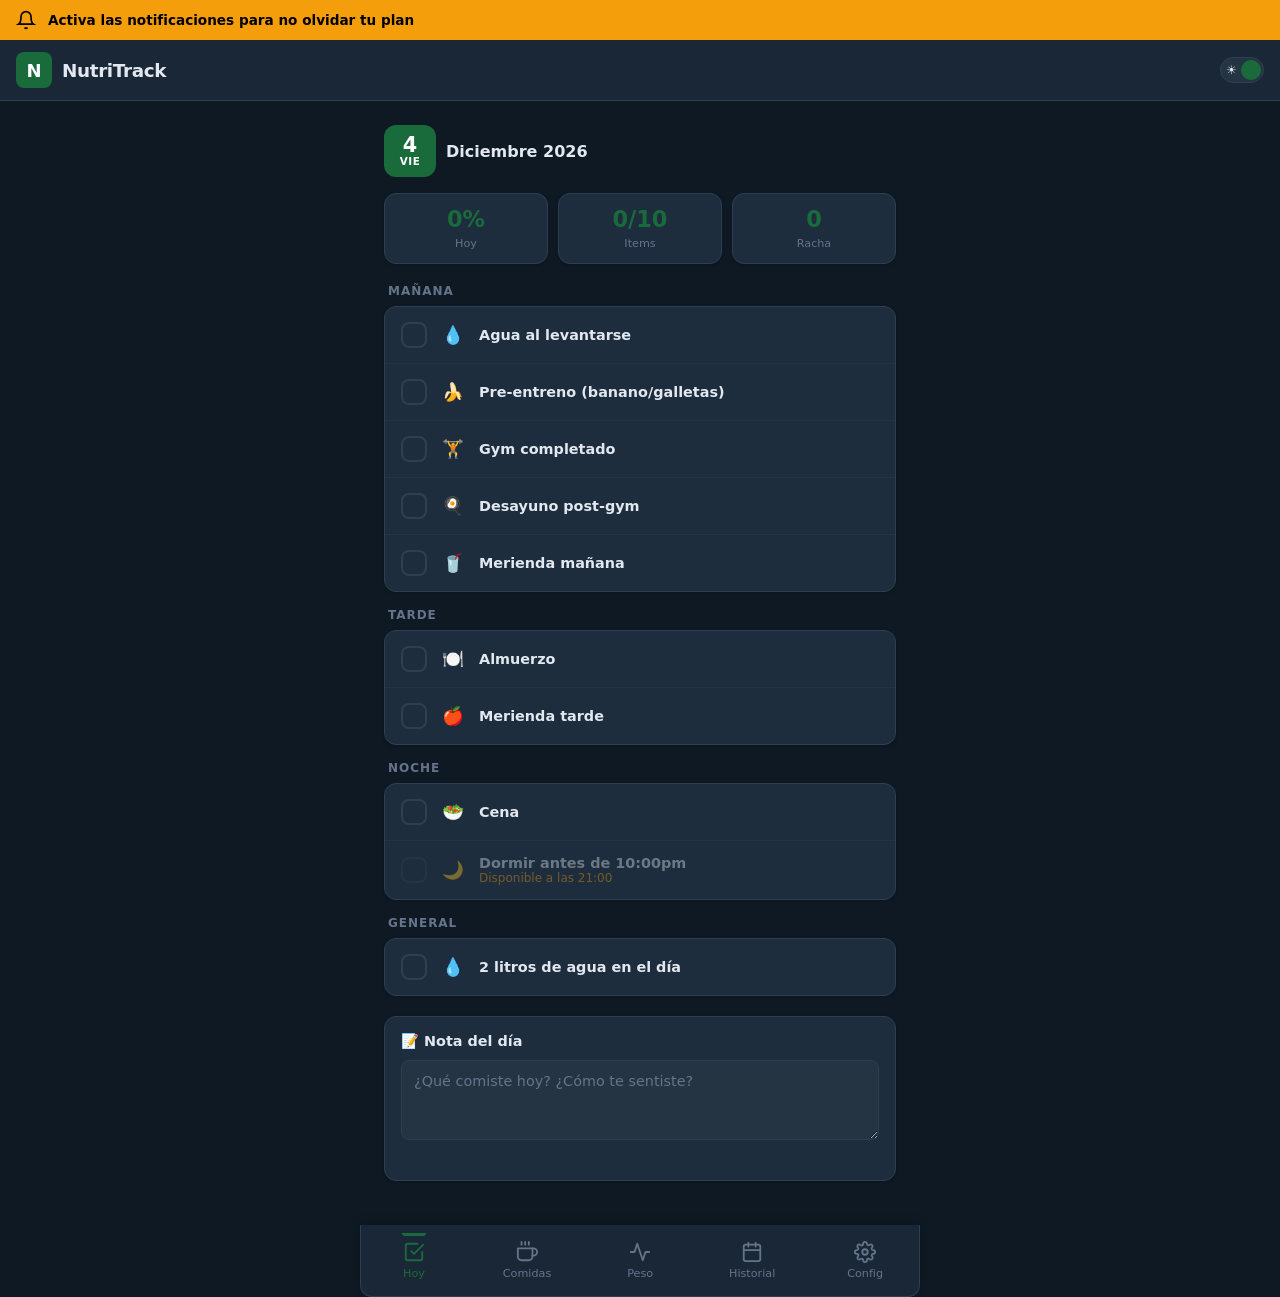
<file: index.html>
<!DOCTYPE html>
<html lang="es">
<head>
  <meta charset="UTF-8">
  <meta name="viewport" content="width=device-width, initial-scale=1.0, viewport-fit=cover">
  <meta name="description" content="NutriTrack - Tu checklist diario de nutrición y hábitos saludables">
  <meta name="theme-color" content="#1A6B3C">
  <meta name="apple-mobile-web-app-capable" content="yes">
  <meta name="apple-mobile-web-app-status-bar-style" content="black-translucent">
  <title>NutriTrack - Checklist Diario</title>
  <link rel="manifest" href="manifest.json">
  <link rel="icon" href="data:image/svg+xml,<svg xmlns='http://www.w3.org/2000/svg' viewBox='0 0 64 64'><rect width='64' height='64' rx='12' fill='%231A6B3C'/><text x='32' y='44' font-size='36' text-anchor='middle' fill='white' font-family='Arial'>N</text></svg>">
  <link rel="stylesheet" href="css/app.css">
</head>
<body>

  <!-- Notification Banner -->
  <div id="notif-banner" class="notif-banner" onclick="Notificaciones.solicitarPermiso()">
    <svg viewBox="0 0 24 24" fill="none" stroke="currentColor" stroke-width="2"><path d="M18 8A6 6 0 0 0 6 8c0 7-3 9-3 9h18s-3-2-3-9"/><path d="M13.73 21a2 2 0 0 1-3.46 0"/></svg>
    <span>Activa las notificaciones para no olvidar tu plan</span>
  </div>

  <header class="app-header">
    <a href="index.html" class="logo">
      <div class="logo-icon">N</div>
      <span class="logo-text">NutriTrack</span>
    </a>
    <div class="header-actions">
      <div id="dark-toggle" class="dark-toggle" title="Modo oscuro">
        <span class="toggle-icon icon-sun">☀️</span>
        <span class="toggle-icon icon-moon">🌙</span>
      </div>
    </div>
  </header>

  <main class="container">
    <div id="fecha-display" class="fecha-display"></div>
    <div id="stats-row" class="stats-row"></div>
    <div id="checklist-container"></div>
    <div id="nota-container" class="nota-section"></div>
  </main>

  <!-- Overlay: Nota obligatoria -->
  <div id="nota-overlay" class="overlay">
    <div class="overlay-content">
      <h2>⏰ ¡Alto!</h2>
      <p>Son más de las 9:00 PM y no has escrito tu nota del día. No puedes cerrar sin registrar cómo fue tu día.</p>
      <textarea id="overlay-nota" placeholder="Escribe qué comiste, cómo te sentiste, qué podrías mejorar..."></textarea>
      <button id="overlay-guardar" class="btn btn-primary btn-full">Guardar nota</button>
    </div>
  </div>

  <!-- Bottom Navigation -->
  <nav class="bottom-nav">
    <a href="index.html" class="nav-item active" id="nav-checklist">
      <svg viewBox="0 0 24 24"><path d="M9 11l3 3L22 4"/><path d="M21 12v7a2 2 0 0 1-2 2H5a2 2 0 0 1-2-2V5a2 2 0 0 1 2-2h11"/></svg>
      <span>Hoy</span>
    </a>
    <a href="comidas.html" class="nav-item" id="nav-comidas">
      <svg viewBox="0 0 24 24"><path d="M18 8h1a4 4 0 0 1 0 8h-1"/><path d="M2 8h16v9a4 4 0 0 1-4 4H6a4 4 0 0 1-4-4V8z"/><line x1="6" y1="1" x2="6" y2="4"/><line x1="10" y1="1" x2="10" y2="4"/><line x1="14" y1="1" x2="14" y2="4"/></svg>
      <span>Comidas</span>
    </a>
    <a href="progreso.html" class="nav-item" id="nav-progreso">
      <svg viewBox="0 0 24 24"><polyline points="22 12 18 12 15 21 9 3 6 12 2 12"/></svg>
      <span>Peso</span>
    </a>
    <a href="historial.html" class="nav-item" id="nav-historial">
      <svg viewBox="0 0 24 24"><rect x="3" y="4" width="18" height="18" rx="2" ry="2"/><line x1="16" y1="2" x2="16" y2="6"/><line x1="8" y1="2" x2="8" y2="6"/><line x1="3" y1="10" x2="21" y2="10"/></svg>
      <span>Historial</span>
    </a>
    <a href="config.html" class="nav-item" id="nav-config">
      <svg viewBox="0 0 24 24"><circle cx="12" cy="12" r="3"/><path d="M19.4 15a1.65 1.65 0 0 0 .33 1.82l.06.06a2 2 0 0 1 0 2.83 2 2 0 0 1-2.83 0l-.06-.06a1.65 1.65 0 0 0-1.82-.33 1.65 1.65 0 0 0-1 1.51V21a2 2 0 0 1-2 2 2 2 0 0 1-2-2v-.09A1.65 1.65 0 0 0 9 19.4a1.65 1.65 0 0 0-1.82.33l-.06.06a2 2 0 0 1-2.83 0 2 2 0 0 1 0-2.83l.06-.06A1.65 1.65 0 0 0 4.68 15a1.65 1.65 0 0 0-1.51-1H3a2 2 0 0 1-2-2 2 2 0 0 1 2-2h.09A1.65 1.65 0 0 0 4.6 9a1.65 1.65 0 0 0-.33-1.82l-.06-.06a2 2 0 0 1 0-2.83 2 2 0 0 1 2.83 0l.06.06A1.65 1.65 0 0 0 9 4.68a1.65 1.65 0 0 0 1-1.51V3a2 2 0 0 1 2-2 2 2 0 0 1 2 2v.09a1.65 1.65 0 0 0 1 1.51 1.65 1.65 0 0 0 1.82-.33l.06-.06a2 2 0 0 1 2.83 0 2 2 0 0 1 0 2.83l-.06.06a1.65 1.65 0 0 0-.33 1.82V9a1.65 1.65 0 0 0 1.51 1H21a2 2 0 0 1 2 2 2 2 0 0 1-2 2h-.09a1.65 1.65 0 0 0-1.51 1z"/></svg>
      <span>Config</span>
    </a>
  </nav>

  <script src="js/storage.js"></script>
  <script src="js/notifications.js"></script>
  <script src="js/app.js"></script>
  <script>
    document.addEventListener('DOMContentLoaded', () => App.init());
    if ('serviceWorker' in navigator) {
      navigator.serviceWorker.register('sw.js').catch(() => {});
    }
  </script>
</body>
</html>
</file>
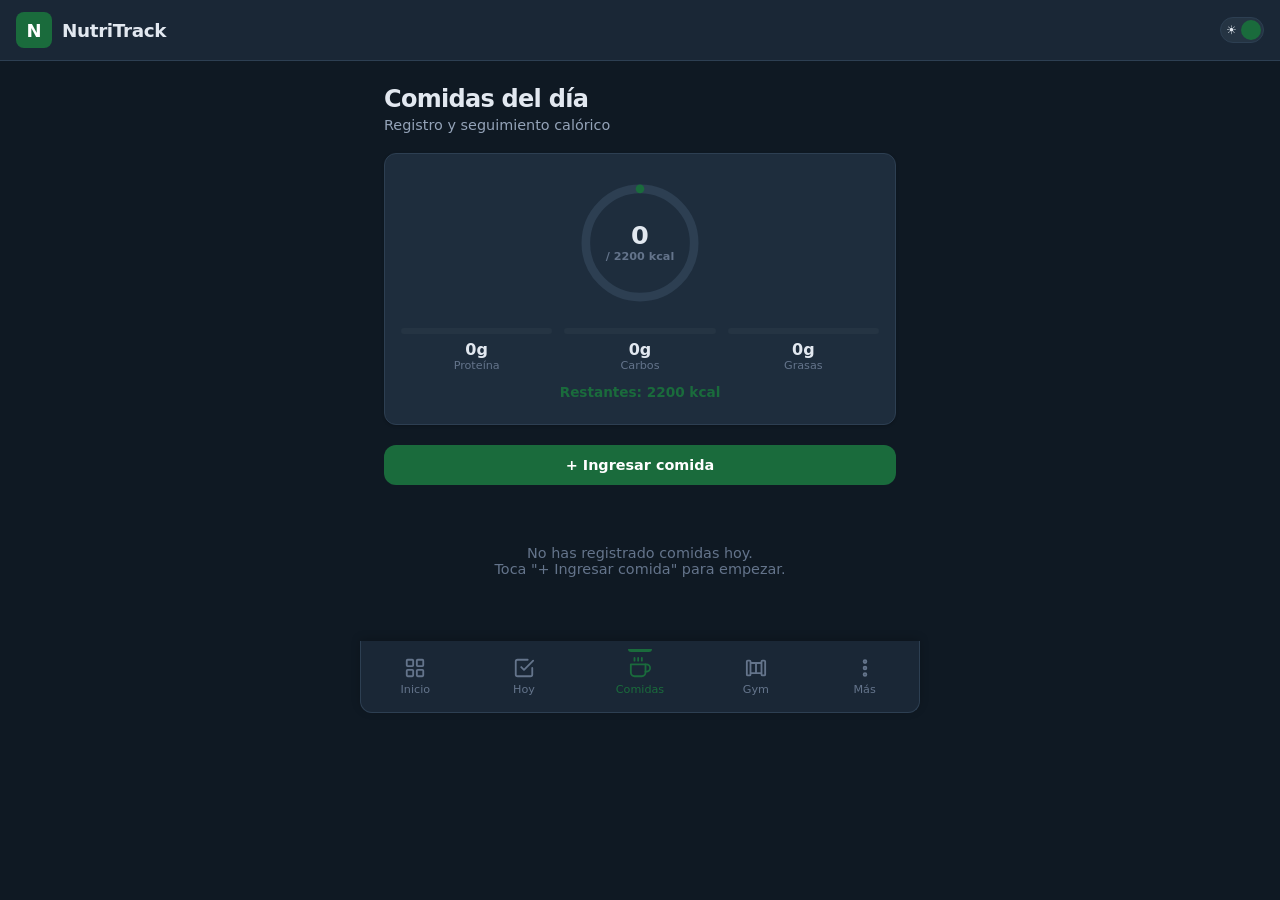
<file: comidas.html>
<!DOCTYPE html>
<html lang="es">
<head>
  <meta charset="UTF-8">
  <meta name="viewport" content="width=device-width, initial-scale=1.0, viewport-fit=cover">
  <meta name="description" content="NutriTrack - Registro de comidas y calorías diarias">
  <meta name="theme-color" content="#1A6B3C">
  <meta name="apple-mobile-web-app-capable" content="yes">
  <link rel="manifest" href="manifest.json">
  <link rel="icon" href="data:image/svg+xml,<svg xmlns='http://www.w3.org/2000/svg' viewBox='0 0 64 64'><rect width='64' height='64' rx='12' fill='%231A6B3C'/><text x='32' y='44' font-size='36' text-anchor='middle' fill='white' font-family='Arial'>N</text></svg>">
  <title>NutriTrack - Comidas</title>
  <link rel="stylesheet" href="css/app.css">
</head>
<body>
  <header class="app-header"><a href="dashboard.html" class="logo"><div class="logo-icon">N</div><span class="logo-text">NutriTrack</span></a><div class="header-actions"><div id="dark-toggle" class="dark-toggle" title="Modo oscuro"><span class="toggle-icon icon-sun">☀️</span><span class="toggle-icon icon-moon">🌙</span></div></div></header>
  <main class="container">
    <h1 class="page-title">Comidas del día</h1>
    <p class="page-subtitle">Registro y seguimiento calórico</p>
    <div id="comidas-container"></div>
  </main>
  <div id="food-overlay" class="overlay">
    <div class="overlay-content" style="max-width:520px;max-height:90vh;overflow-y:auto;text-align:left;">
      <div style="display:flex;justify-content:space-between;align-items:center;margin-bottom:12px;"><h2 style="font-size:1.1rem;">🔍 Buscar alimento</h2><button id="food-overlay-close" style="background:none;border:none;color:var(--text-muted);font-size:1.5rem;cursor:pointer;">✕</button></div>
      <input type="search" id="food-search-input" class="food-search-input" placeholder="Buscar alimento..." autocomplete="off">
      <div id="food-cat-btns" class="food-cat-btns"></div>
      <div id="food-search-results" class="food-search-results"></div>
    </div>
  </div>
  <div id="food-add-modal" class="overlay"></div>
  <nav class="bottom-nav">
    <a href="dashboard.html" class="nav-item" id="nav-dashboard"><svg viewBox="0 0 24 24"><rect x="3" y="3" width="7" height="7" rx="1"/><rect x="14" y="3" width="7" height="7" rx="1"/><rect x="3" y="14" width="7" height="7" rx="1"/><rect x="14" y="14" width="7" height="7" rx="1"/></svg><span>Inicio</span></a>
    <a href="index.html" class="nav-item" id="nav-checklist"><svg viewBox="0 0 24 24"><path d="M9 11l3 3L22 4"/><path d="M21 12v7a2 2 0 0 1-2 2H5a2 2 0 0 1-2-2V5a2 2 0 0 1 2-2h11"/></svg><span>Hoy</span></a>
    <a href="comidas.html" class="nav-item active" id="nav-comidas"><svg viewBox="0 0 24 24"><path d="M18 8h1a4 4 0 0 1 0 8h-1"/><path d="M2 8h16v9a4 4 0 0 1-4 4H6a4 4 0 0 1-4-4V8z"/><line x1="6" y1="1" x2="6" y2="4"/><line x1="10" y1="1" x2="10" y2="4"/><line x1="14" y1="1" x2="14" y2="4"/></svg><span>Comidas</span></a>
    <a href="ejercicios.html" class="nav-item" id="nav-gym"><svg viewBox="0 0 24 24"><path d="M6.5 6.5h11"/><path d="M6.5 17.5h11"/><path d="M12 6.5v11"/><rect x="2" y="4" width="4" height="16" rx="1"/><rect x="18" y="4" width="4" height="16" rx="1"/></svg><span>Gym</span></a>
    <a href="menu.html" class="nav-item" id="nav-menu"><svg viewBox="0 0 24 24"><circle cx="12" cy="5" r="1.5"/><circle cx="12" cy="12" r="1.5"/><circle cx="12" cy="19" r="1.5"/></svg><span>Más</span></a>
  </nav>
  <script src="js/storage.js"></script>
  <script src="js/notifications.js"></script>
  <script src="js/comidas.js"></script>
  <script src="js/app.js"></script>
  <script>document.addEventListener('DOMContentLoaded',()=>Comidas.init());if('serviceWorker' in navigator){navigator.serviceWorker.register('sw.js').catch(()=>{});}</script>
</body>
</html>
</file>
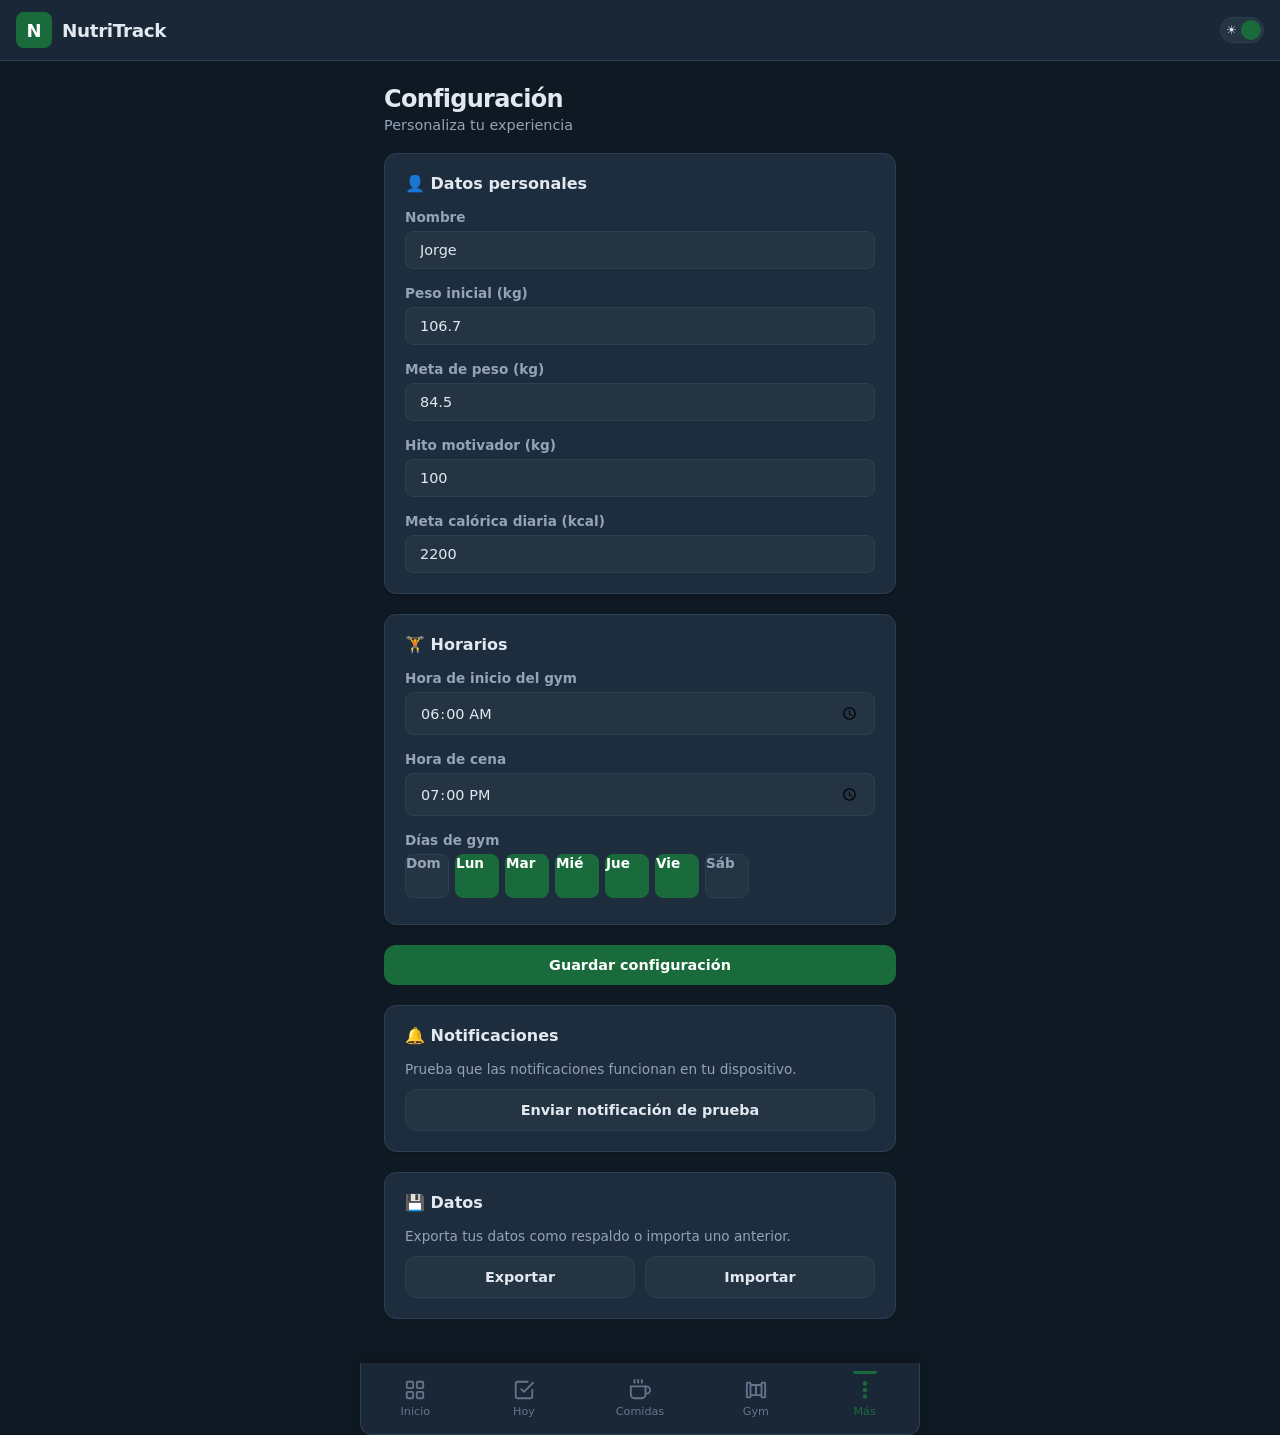
<file: config.html>
<!DOCTYPE html>
<html lang="es">
<head>
  <meta charset="UTF-8">
  <meta name="viewport" content="width=device-width, initial-scale=1.0, viewport-fit=cover">
  <meta name="description" content="NutriTrack - Configuración"><meta name="theme-color" content="#1A6B3C">
  <meta name="apple-mobile-web-app-capable" content="yes">
  <link rel="manifest" href="manifest.json">
  <link rel="icon" href="data:image/svg+xml,<svg xmlns='http://www.w3.org/2000/svg' viewBox='0 0 64 64'><rect width='64' height='64' rx='12' fill='%231A6B3C'/><text x='32' y='44' font-size='36' text-anchor='middle' fill='white' font-family='Arial'>N</text></svg>">
  <title>NutriTrack - Config</title>
  <link rel="stylesheet" href="css/app.css">
</head>
<body>
  <header class="app-header"><a href="dashboard.html" class="logo"><div class="logo-icon">N</div><span class="logo-text">NutriTrack</span></a><div class="header-actions"><div id="dark-toggle" class="dark-toggle" title="Modo oscuro"><span class="toggle-icon icon-sun">☀️</span><span class="toggle-icon icon-moon">🌙</span></div></div></header>
  <main class="container">
    <h1 class="page-title">Configuración</h1>
    <p class="page-subtitle">Personaliza tu experiencia</p>
    <div id="config-container"></div>
  </main>
  <nav class="bottom-nav">
    <a href="dashboard.html" class="nav-item" id="nav-dashboard"><svg viewBox="0 0 24 24"><rect x="3" y="3" width="7" height="7" rx="1"/><rect x="14" y="3" width="7" height="7" rx="1"/><rect x="3" y="14" width="7" height="7" rx="1"/><rect x="14" y="14" width="7" height="7" rx="1"/></svg><span>Inicio</span></a>
    <a href="index.html" class="nav-item" id="nav-checklist"><svg viewBox="0 0 24 24"><path d="M9 11l3 3L22 4"/><path d="M21 12v7a2 2 0 0 1-2 2H5a2 2 0 0 1-2-2V5a2 2 0 0 1 2-2h11"/></svg><span>Hoy</span></a>
    <a href="comidas.html" class="nav-item" id="nav-comidas"><svg viewBox="0 0 24 24"><path d="M18 8h1a4 4 0 0 1 0 8h-1"/><path d="M2 8h16v9a4 4 0 0 1-4 4H6a4 4 0 0 1-4-4V8z"/><line x1="6" y1="1" x2="6" y2="4"/><line x1="10" y1="1" x2="10" y2="4"/><line x1="14" y1="1" x2="14" y2="4"/></svg><span>Comidas</span></a>
    <a href="ejercicios.html" class="nav-item" id="nav-gym"><svg viewBox="0 0 24 24"><path d="M6.5 6.5h11"/><path d="M6.5 17.5h11"/><path d="M12 6.5v11"/><rect x="2" y="4" width="4" height="16" rx="1"/><rect x="18" y="4" width="4" height="16" rx="1"/></svg><span>Gym</span></a>
    <a href="menu.html" class="nav-item active" id="nav-menu"><svg viewBox="0 0 24 24"><circle cx="12" cy="5" r="1.5"/><circle cx="12" cy="12" r="1.5"/><circle cx="12" cy="19" r="1.5"/></svg><span>Más</span></a>
  </nav>
  <script src="js/storage.js"></script><script src="js/notifications.js"></script><script src="js/app.js"></script>
  <script>document.addEventListener('DOMContentLoaded',()=>Config.init());if('serviceWorker' in navigator){navigator.serviceWorker.register('sw.js').catch(()=>{});}</script>
</body>
</html>
</file>
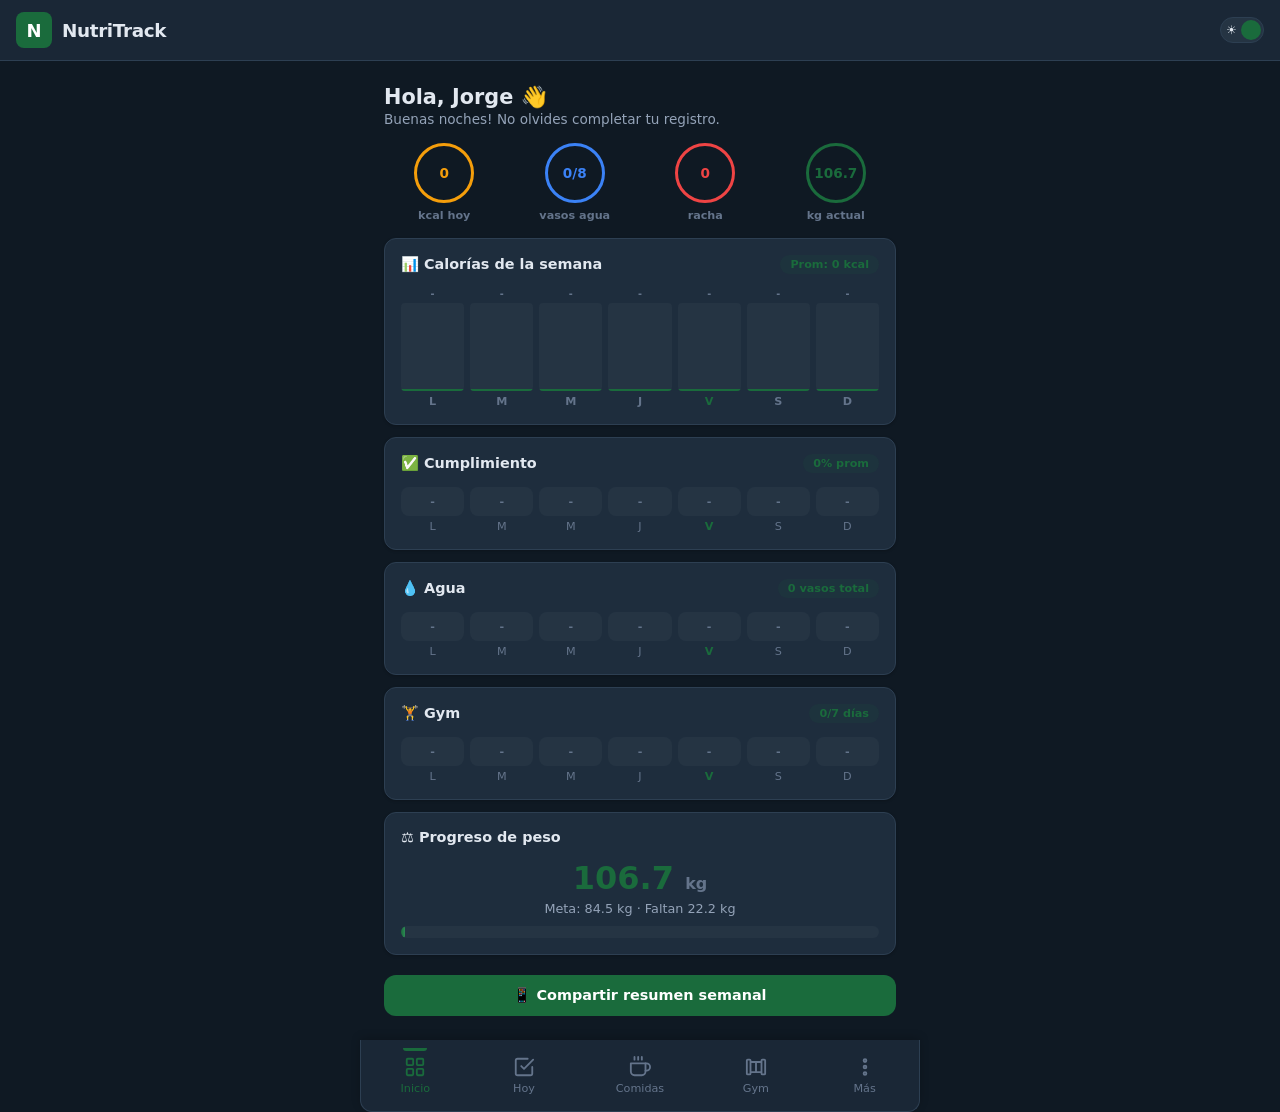
<file: dashboard.html>
<!DOCTYPE html>
<html lang="es">
<head>
  <meta charset="UTF-8">
  <meta name="viewport" content="width=device-width, initial-scale=1.0, viewport-fit=cover">
  <meta name="description" content="NutriTrack - Dashboard semanal de nutrición y hábitos">
  <meta name="theme-color" content="#1A6B3C">
  <meta name="apple-mobile-web-app-capable" content="yes">
  <meta name="apple-mobile-web-app-status-bar-style" content="black-translucent">
  <title>NutriTrack - Dashboard</title>
  <link rel="manifest" href="manifest.json">
  <link rel="icon" href="data:image/svg+xml,<svg xmlns='http://www.w3.org/2000/svg' viewBox='0 0 64 64'><rect width='64' height='64' rx='12' fill='%231A6B3C'/><text x='32' y='44' font-size='36' text-anchor='middle' fill='white' font-family='Arial'>N</text></svg>">
  <link rel="stylesheet" href="css/app.css">
</head>
<body>
  <header class="app-header">
    <a href="dashboard.html" class="logo"><div class="logo-icon">N</div><span class="logo-text">NutriTrack</span></a>
    <div class="header-actions"><div id="dark-toggle" class="dark-toggle" title="Modo oscuro"><span class="toggle-icon icon-sun">☀️</span><span class="toggle-icon icon-moon">🌙</span></div></div>
  </header>
  <main class="container"><div id="dashboard-container"></div></main>
  <nav class="bottom-nav">
    <a href="dashboard.html" class="nav-item active" id="nav-dashboard"><svg viewBox="0 0 24 24"><rect x="3" y="3" width="7" height="7" rx="1"/><rect x="14" y="3" width="7" height="7" rx="1"/><rect x="3" y="14" width="7" height="7" rx="1"/><rect x="14" y="14" width="7" height="7" rx="1"/></svg><span>Inicio</span></a>
    <a href="index.html" class="nav-item" id="nav-checklist"><svg viewBox="0 0 24 24"><path d="M9 11l3 3L22 4"/><path d="M21 12v7a2 2 0 0 1-2 2H5a2 2 0 0 1-2-2V5a2 2 0 0 1 2-2h11"/></svg><span>Hoy</span></a>
    <a href="comidas.html" class="nav-item" id="nav-comidas"><svg viewBox="0 0 24 24"><path d="M18 8h1a4 4 0 0 1 0 8h-1"/><path d="M2 8h16v9a4 4 0 0 1-4 4H6a4 4 0 0 1-4-4V8z"/><line x1="6" y1="1" x2="6" y2="4"/><line x1="10" y1="1" x2="10" y2="4"/><line x1="14" y1="1" x2="14" y2="4"/></svg><span>Comidas</span></a>
    <a href="ejercicios.html" class="nav-item" id="nav-gym"><svg viewBox="0 0 24 24"><path d="M6.5 6.5h11"/><path d="M6.5 17.5h11"/><path d="M12 6.5v11"/><rect x="2" y="4" width="4" height="16" rx="1"/><rect x="18" y="4" width="4" height="16" rx="1"/></svg><span>Gym</span></a>
    <a href="menu.html" class="nav-item" id="nav-menu"><svg viewBox="0 0 24 24"><circle cx="12" cy="5" r="1.5"/><circle cx="12" cy="12" r="1.5"/><circle cx="12" cy="19" r="1.5"/></svg><span>Más</span></a>
  </nav>
  <script src="js/storage.js"></script>
  <script src="js/app.js"></script>
  <script src="js/dashboard.js"></script>
  <script>document.addEventListener('DOMContentLoaded',()=>Dashboard.init());if('serviceWorker' in navigator){navigator.serviceWorker.register('sw.js').catch(()=>{});}</script>
</body>
</html>
</file>
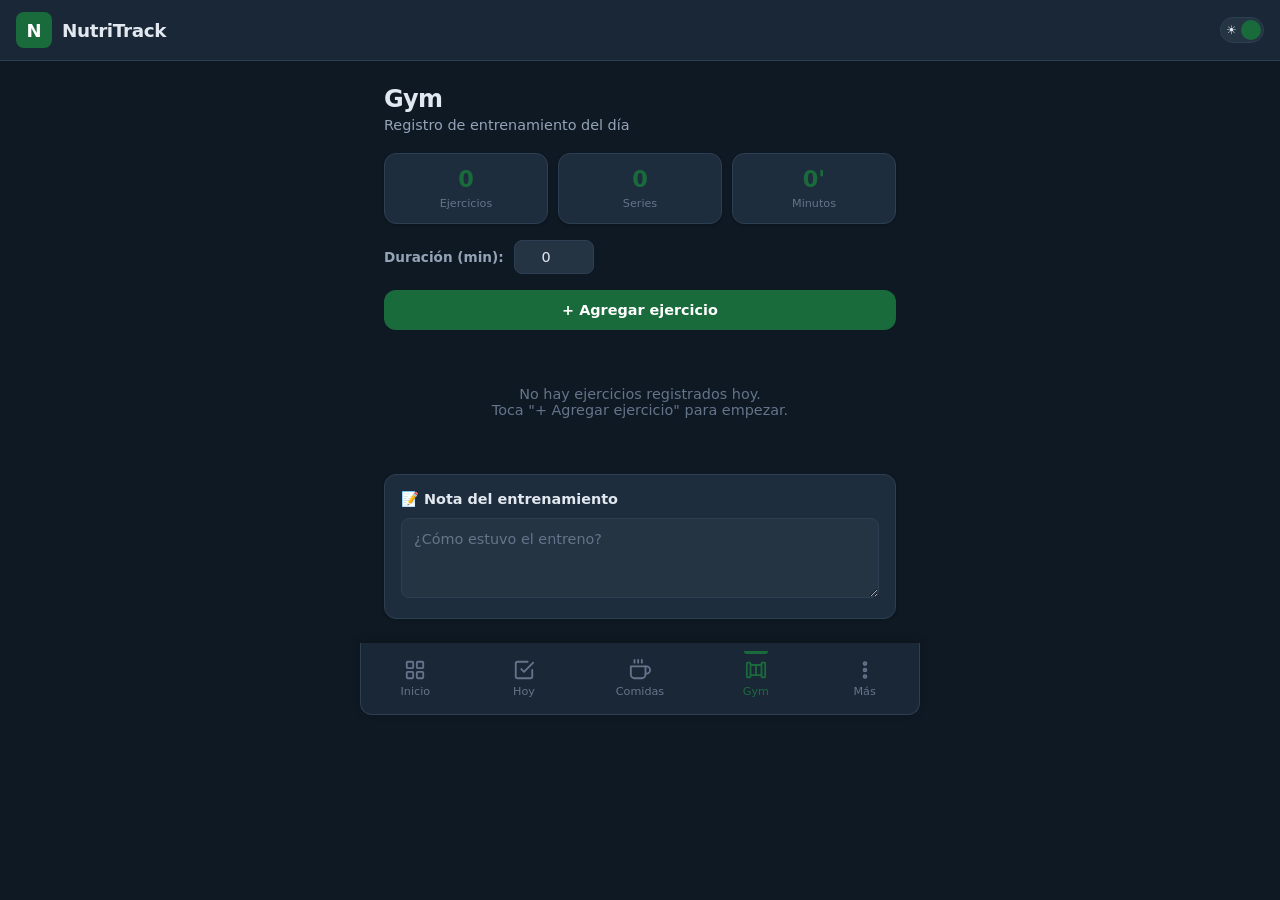
<file: ejercicios.html>
<!DOCTYPE html>
<html lang="es">
<head>
  <meta charset="UTF-8">
  <meta name="viewport" content="width=device-width, initial-scale=1.0, viewport-fit=cover">
  <meta name="description" content="NutriTrack - Registro de ejercicios y entrenamiento">
  <meta name="theme-color" content="#1A6B3C">
  <meta name="apple-mobile-web-app-capable" content="yes">
  <meta name="apple-mobile-web-app-status-bar-style" content="black-translucent">
  <title>NutriTrack - Gym</title>
  <link rel="manifest" href="manifest.json">
  <link rel="icon" href="data:image/svg+xml,<svg xmlns='http://www.w3.org/2000/svg' viewBox='0 0 64 64'><rect width='64' height='64' rx='12' fill='%231A6B3C'/><text x='32' y='44' font-size='36' text-anchor='middle' fill='white' font-family='Arial'>N</text></svg>">
  <link rel="stylesheet" href="css/app.css">
</head>
<body>
  <header class="app-header">
    <a href="dashboard.html" class="logo"><div class="logo-icon">N</div><span class="logo-text">NutriTrack</span></a>
    <div class="header-actions"><div id="dark-toggle" class="dark-toggle" title="Modo oscuro"><span class="toggle-icon icon-sun">☀️</span><span class="toggle-icon icon-moon">🌙</span></div></div>
  </header>
  <main class="container">
    <h1 class="page-title">Gym</h1>
    <p class="page-subtitle">Registro de entrenamiento del día</p>
    <div id="ejercicios-container"></div>
  </main>
  <div id="exercise-overlay" class="overlay"></div>
  <nav class="bottom-nav">
    <a href="dashboard.html" class="nav-item" id="nav-dashboard"><svg viewBox="0 0 24 24"><rect x="3" y="3" width="7" height="7" rx="1"/><rect x="14" y="3" width="7" height="7" rx="1"/><rect x="3" y="14" width="7" height="7" rx="1"/><rect x="14" y="14" width="7" height="7" rx="1"/></svg><span>Inicio</span></a>
    <a href="index.html" class="nav-item" id="nav-checklist"><svg viewBox="0 0 24 24"><path d="M9 11l3 3L22 4"/><path d="M21 12v7a2 2 0 0 1-2 2H5a2 2 0 0 1-2-2V5a2 2 0 0 1 2-2h11"/></svg><span>Hoy</span></a>
    <a href="comidas.html" class="nav-item" id="nav-comidas"><svg viewBox="0 0 24 24"><path d="M18 8h1a4 4 0 0 1 0 8h-1"/><path d="M2 8h16v9a4 4 0 0 1-4 4H6a4 4 0 0 1-4-4V8z"/><line x1="6" y1="1" x2="6" y2="4"/><line x1="10" y1="1" x2="10" y2="4"/><line x1="14" y1="1" x2="14" y2="4"/></svg><span>Comidas</span></a>
    <a href="ejercicios.html" class="nav-item active" id="nav-gym"><svg viewBox="0 0 24 24"><path d="M6.5 6.5h11"/><path d="M6.5 17.5h11"/><path d="M12 6.5v11"/><rect x="2" y="4" width="4" height="16" rx="1"/><rect x="18" y="4" width="4" height="16" rx="1"/></svg><span>Gym</span></a>
    <a href="menu.html" class="nav-item" id="nav-menu"><svg viewBox="0 0 24 24"><circle cx="12" cy="5" r="1.5"/><circle cx="12" cy="12" r="1.5"/><circle cx="12" cy="19" r="1.5"/></svg><span>Más</span></a>
  </nav>
  <script src="js/storage.js"></script>
  <script src="js/app.js"></script>
  <script src="js/ejercicios.js"></script>
  <script>document.addEventListener('DOMContentLoaded',()=>Ejercicios.init());if('serviceWorker' in navigator){navigator.serviceWorker.register('sw.js').catch(()=>{});}</script>
</body>
</html>
</file>
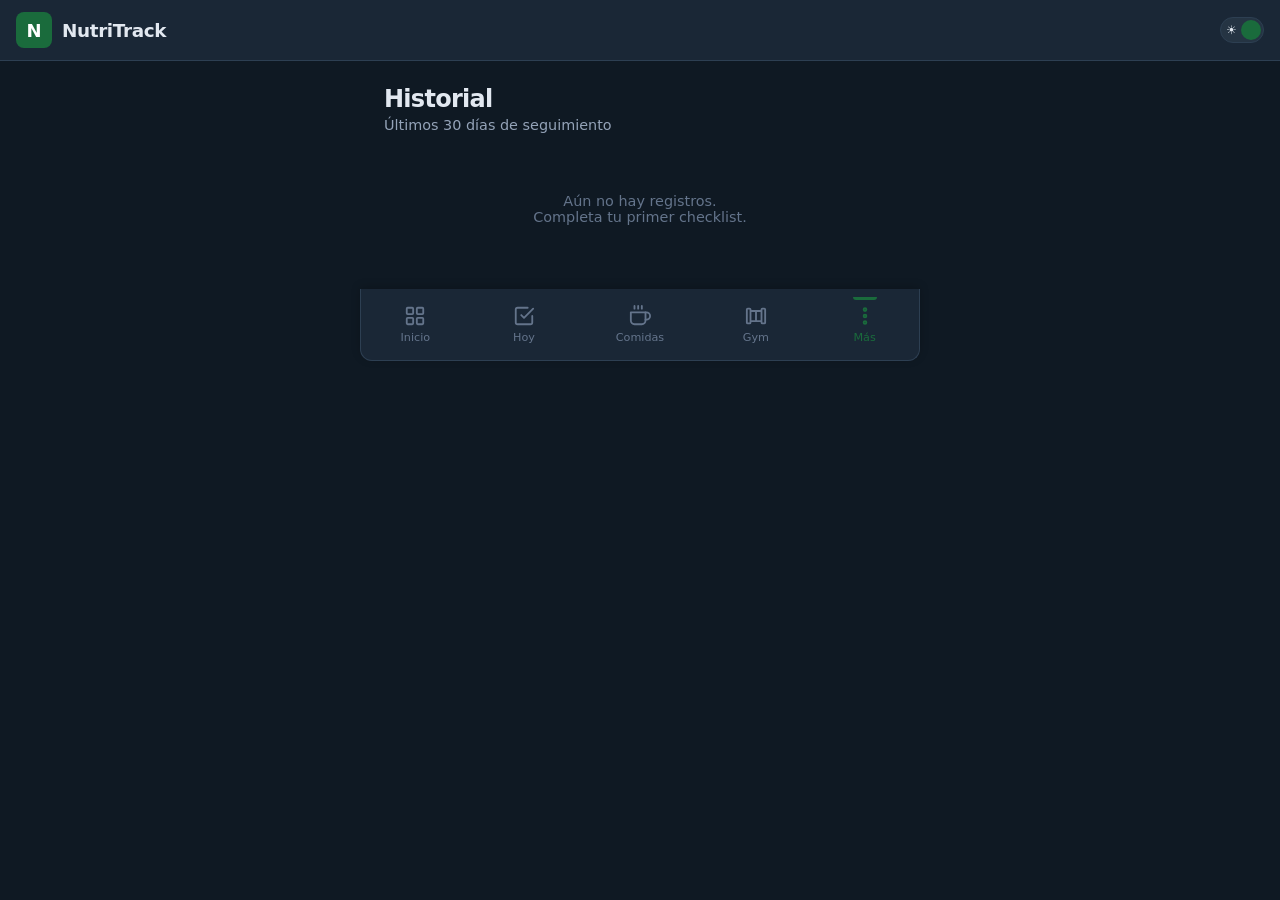
<file: historial.html>
<!DOCTYPE html>
<html lang="es">
<head>
  <meta charset="UTF-8">
  <meta name="viewport" content="width=device-width, initial-scale=1.0, viewport-fit=cover">
  <meta name="description" content="NutriTrack - Historial"><meta name="theme-color" content="#1A6B3C">
  <meta name="apple-mobile-web-app-capable" content="yes">
  <link rel="manifest" href="manifest.json">
  <link rel="icon" href="data:image/svg+xml,<svg xmlns='http://www.w3.org/2000/svg' viewBox='0 0 64 64'><rect width='64' height='64' rx='12' fill='%231A6B3C'/><text x='32' y='44' font-size='36' text-anchor='middle' fill='white' font-family='Arial'>N</text></svg>">
  <title>NutriTrack - Historial</title>
  <link rel="stylesheet" href="css/app.css">
</head>
<body>
  <header class="app-header"><a href="dashboard.html" class="logo"><div class="logo-icon">N</div><span class="logo-text">NutriTrack</span></a><div class="header-actions"><div id="dark-toggle" class="dark-toggle" title="Modo oscuro"><span class="toggle-icon icon-sun">☀️</span><span class="toggle-icon icon-moon">🌙</span></div></div></header>
  <main class="container">
    <h1 class="page-title">Historial</h1>
    <p class="page-subtitle">Últimos 30 días de seguimiento</p>
    <div id="historial-container"></div>
  </main>
  <div id="edit-overlay" class="overlay"></div>
  <nav class="bottom-nav">
    <a href="dashboard.html" class="nav-item" id="nav-dashboard"><svg viewBox="0 0 24 24"><rect x="3" y="3" width="7" height="7" rx="1"/><rect x="14" y="3" width="7" height="7" rx="1"/><rect x="3" y="14" width="7" height="7" rx="1"/><rect x="14" y="14" width="7" height="7" rx="1"/></svg><span>Inicio</span></a>
    <a href="index.html" class="nav-item" id="nav-checklist"><svg viewBox="0 0 24 24"><path d="M9 11l3 3L22 4"/><path d="M21 12v7a2 2 0 0 1-2 2H5a2 2 0 0 1-2-2V5a2 2 0 0 1 2-2h11"/></svg><span>Hoy</span></a>
    <a href="comidas.html" class="nav-item" id="nav-comidas"><svg viewBox="0 0 24 24"><path d="M18 8h1a4 4 0 0 1 0 8h-1"/><path d="M2 8h16v9a4 4 0 0 1-4 4H6a4 4 0 0 1-4-4V8z"/><line x1="6" y1="1" x2="6" y2="4"/><line x1="10" y1="1" x2="10" y2="4"/><line x1="14" y1="1" x2="14" y2="4"/></svg><span>Comidas</span></a>
    <a href="ejercicios.html" class="nav-item" id="nav-gym"><svg viewBox="0 0 24 24"><path d="M6.5 6.5h11"/><path d="M6.5 17.5h11"/><path d="M12 6.5v11"/><rect x="2" y="4" width="4" height="16" rx="1"/><rect x="18" y="4" width="4" height="16" rx="1"/></svg><span>Gym</span></a>
    <a href="menu.html" class="nav-item active" id="nav-menu"><svg viewBox="0 0 24 24"><circle cx="12" cy="5" r="1.5"/><circle cx="12" cy="12" r="1.5"/><circle cx="12" cy="19" r="1.5"/></svg><span>Más</span></a>
  </nav>
  <script src="js/storage.js"></script><script src="js/app.js"></script>
  <script>document.addEventListener('DOMContentLoaded',()=>Historial.init());if('serviceWorker' in navigator){navigator.serviceWorker.register('sw.js').catch(()=>{});}</script>
</body>
</html>
</file>
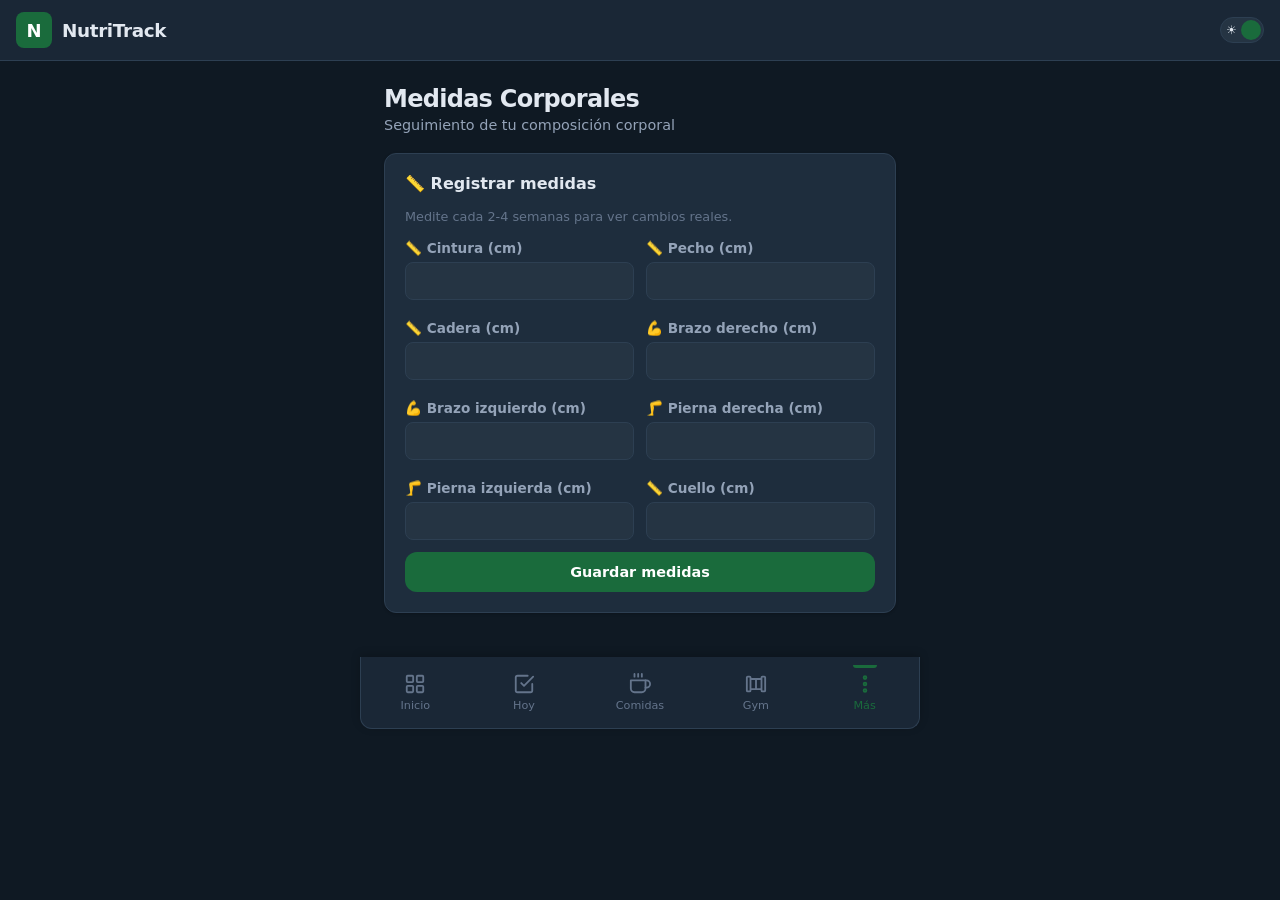
<file: medidas.html>
<!DOCTYPE html>
<html lang="es">
<head>
  <meta charset="UTF-8">
  <meta name="viewport" content="width=device-width, initial-scale=1.0, viewport-fit=cover">
  <meta name="description" content="NutriTrack - Medidas corporales">
  <meta name="theme-color" content="#1A6B3C">
  <meta name="apple-mobile-web-app-capable" content="yes">
  <meta name="apple-mobile-web-app-status-bar-style" content="black-translucent">
  <title>NutriTrack - Medidas</title>
  <link rel="manifest" href="manifest.json">
  <link rel="icon" href="data:image/svg+xml,<svg xmlns='http://www.w3.org/2000/svg' viewBox='0 0 64 64'><rect width='64' height='64' rx='12' fill='%231A6B3C'/><text x='32' y='44' font-size='36' text-anchor='middle' fill='white' font-family='Arial'>N</text></svg>">
  <link rel="stylesheet" href="css/app.css">
</head>
<body>
  <header class="app-header">
    <a href="dashboard.html" class="logo"><div class="logo-icon">N</div><span class="logo-text">NutriTrack</span></a>
    <div class="header-actions"><div id="dark-toggle" class="dark-toggle" title="Modo oscuro"><span class="toggle-icon icon-sun">☀️</span><span class="toggle-icon icon-moon">🌙</span></div></div>
  </header>
  <main class="container">
    <h1 class="page-title">Medidas Corporales</h1>
    <p class="page-subtitle">Seguimiento de tu composición corporal</p>
    <div id="medidas-container"></div>
  </main>
  <nav class="bottom-nav">
    <a href="dashboard.html" class="nav-item" id="nav-dashboard"><svg viewBox="0 0 24 24"><rect x="3" y="3" width="7" height="7" rx="1"/><rect x="14" y="3" width="7" height="7" rx="1"/><rect x="3" y="14" width="7" height="7" rx="1"/><rect x="14" y="14" width="7" height="7" rx="1"/></svg><span>Inicio</span></a>
    <a href="index.html" class="nav-item" id="nav-checklist"><svg viewBox="0 0 24 24"><path d="M9 11l3 3L22 4"/><path d="M21 12v7a2 2 0 0 1-2 2H5a2 2 0 0 1-2-2V5a2 2 0 0 1 2-2h11"/></svg><span>Hoy</span></a>
    <a href="comidas.html" class="nav-item" id="nav-comidas"><svg viewBox="0 0 24 24"><path d="M18 8h1a4 4 0 0 1 0 8h-1"/><path d="M2 8h16v9a4 4 0 0 1-4 4H6a4 4 0 0 1-4-4V8z"/><line x1="6" y1="1" x2="6" y2="4"/><line x1="10" y1="1" x2="10" y2="4"/><line x1="14" y1="1" x2="14" y2="4"/></svg><span>Comidas</span></a>
    <a href="ejercicios.html" class="nav-item" id="nav-gym"><svg viewBox="0 0 24 24"><path d="M6.5 6.5h11"/><path d="M6.5 17.5h11"/><path d="M12 6.5v11"/><rect x="2" y="4" width="4" height="16" rx="1"/><rect x="18" y="4" width="4" height="16" rx="1"/></svg><span>Gym</span></a>
    <a href="menu.html" class="nav-item active" id="nav-menu"><svg viewBox="0 0 24 24"><circle cx="12" cy="5" r="1.5"/><circle cx="12" cy="12" r="1.5"/><circle cx="12" cy="19" r="1.5"/></svg><span>Más</span></a>
  </nav>
  <script src="js/storage.js"></script>
  <script src="js/app.js"></script>
  <script src="js/medidas.js"></script>
  <script>document.addEventListener('DOMContentLoaded',()=>Medidas.init());if('serviceWorker' in navigator){navigator.serviceWorker.register('sw.js').catch(()=>{});}</script>
</body>
</html>
</file>
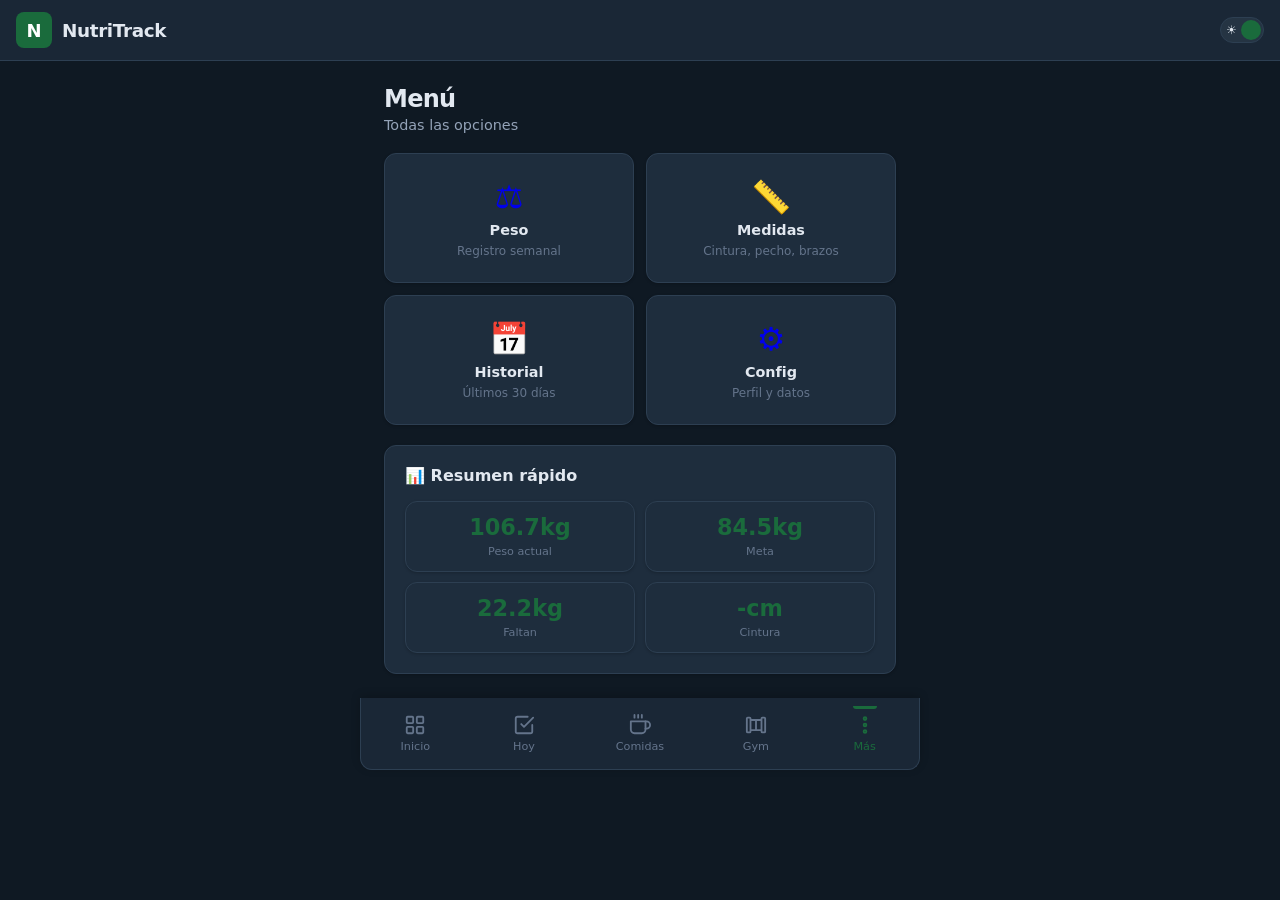
<file: menu.html>
<!DOCTYPE html>
<html lang="es">
<head>
  <meta charset="UTF-8">
  <meta name="viewport" content="width=device-width, initial-scale=1.0, viewport-fit=cover">
  <meta name="description" content="NutriTrack - Menú de opciones">
  <meta name="theme-color" content="#1A6B3C">
  <meta name="apple-mobile-web-app-capable" content="yes">
  <meta name="apple-mobile-web-app-status-bar-style" content="black-translucent">
  <title>NutriTrack - Menú</title>
  <link rel="manifest" href="manifest.json">
  <link rel="icon" href="data:image/svg+xml,<svg xmlns='http://www.w3.org/2000/svg' viewBox='0 0 64 64'><rect width='64' height='64' rx='12' fill='%231A6B3C'/><text x='32' y='44' font-size='36' text-anchor='middle' fill='white' font-family='Arial'>N</text></svg>">
  <link rel="stylesheet" href="css/app.css">
</head>
<body>
  <header class="app-header">
    <a href="dashboard.html" class="logo"><div class="logo-icon">N</div><span class="logo-text">NutriTrack</span></a>
    <div class="header-actions"><div id="dark-toggle" class="dark-toggle" title="Modo oscuro"><span class="toggle-icon icon-sun">☀️</span><span class="toggle-icon icon-moon">🌙</span></div></div>
  </header>
  <main class="container">
    <h1 class="page-title">Menú</h1>
    <p class="page-subtitle">Todas las opciones</p>

    <div class="menu-grid">
      <a href="progreso.html" class="menu-card">
        <div class="menu-card-icon">⚖️</div>
        <div class="menu-card-label">Peso</div>
        <div class="menu-card-desc">Registro semanal</div>
      </a>
      <a href="medidas.html" class="menu-card">
        <div class="menu-card-icon">📏</div>
        <div class="menu-card-label">Medidas</div>
        <div class="menu-card-desc">Cintura, pecho, brazos</div>
      </a>
      <a href="historial.html" class="menu-card">
        <div class="menu-card-icon">📅</div>
        <div class="menu-card-label">Historial</div>
        <div class="menu-card-desc">Últimos 30 días</div>
      </a>
      <a href="config.html" class="menu-card">
        <div class="menu-card-icon">⚙️</div>
        <div class="menu-card-label">Config</div>
        <div class="menu-card-desc">Perfil y datos</div>
      </a>
    </div>

    <!-- Quick stats -->
    <div id="menu-stats" class="config-card fade-in" style="margin-top:20px;"></div>
  </main>

  <nav class="bottom-nav">
    <a href="dashboard.html" class="nav-item" id="nav-dashboard"><svg viewBox="0 0 24 24"><rect x="3" y="3" width="7" height="7" rx="1"/><rect x="14" y="3" width="7" height="7" rx="1"/><rect x="3" y="14" width="7" height="7" rx="1"/><rect x="14" y="14" width="7" height="7" rx="1"/></svg><span>Inicio</span></a>
    <a href="index.html" class="nav-item" id="nav-checklist"><svg viewBox="0 0 24 24"><path d="M9 11l3 3L22 4"/><path d="M21 12v7a2 2 0 0 1-2 2H5a2 2 0 0 1-2-2V5a2 2 0 0 1 2-2h11"/></svg><span>Hoy</span></a>
    <a href="comidas.html" class="nav-item" id="nav-comidas"><svg viewBox="0 0 24 24"><path d="M18 8h1a4 4 0 0 1 0 8h-1"/><path d="M2 8h16v9a4 4 0 0 1-4 4H6a4 4 0 0 1-4-4V8z"/><line x1="6" y1="1" x2="6" y2="4"/><line x1="10" y1="1" x2="10" y2="4"/><line x1="14" y1="1" x2="14" y2="4"/></svg><span>Comidas</span></a>
    <a href="ejercicios.html" class="nav-item" id="nav-gym"><svg viewBox="0 0 24 24"><path d="M6.5 6.5h11"/><path d="M6.5 17.5h11"/><path d="M12 6.5v11"/><rect x="2" y="4" width="4" height="16" rx="1"/><rect x="18" y="4" width="4" height="16" rx="1"/></svg><span>Gym</span></a>
    <a href="menu.html" class="nav-item active" id="nav-menu"><svg viewBox="0 0 24 24"><circle cx="12" cy="5" r="1.5"/><circle cx="12" cy="12" r="1.5"/><circle cx="12" cy="19" r="1.5"/></svg><span>Más</span></a>
  </nav>

  <script src="js/storage.js"></script>
  <script src="js/app.js"></script>
  <script>
    document.addEventListener('DOMContentLoaded', () => {
      initDarkMode();
      const statsEl = document.getElementById('menu-stats');
      const config = Storage.obtenerConfig();
      const pesos = Storage.obtenerPesos();
      const last = pesos.registros[pesos.registros.length - 1];
      const medidas = Storage.obtenerMedidas();
      const lastMedida = medidas.registros.length > 0 ? medidas.registros[0] : null;
      statsEl.innerHTML = `
        <h3>📊 Resumen rápido</h3>
        <div style="display:grid;grid-template-columns:1fr 1fr;gap:10px;margin-top:12px;">
          <div class="stat-mini"><span class="valor">${last.peso}kg</span><span class="label">Peso actual</span></div>
          <div class="stat-mini"><span class="valor">${config.meta}kg</span><span class="label">Meta</span></div>
          <div class="stat-mini"><span class="valor">${(last.peso - config.meta).toFixed(1)}kg</span><span class="label">Faltan</span></div>
          <div class="stat-mini"><span class="valor">${lastMedida ? (lastMedida.cintura || '-') : '-'}cm</span><span class="label">Cintura</span></div>
        </div>
      `;
    });
    if ('serviceWorker' in navigator) { navigator.serviceWorker.register('sw.js').catch(()=>{}); }
  </script>
</body>
</html>
</file>
<file: css/app.css>
/* =========================================================
   NutriTrack - Estilos Globales
   ========================================================= */

/* ---------- CSS Custom Properties ---------- */
:root {
  --green: #1A6B3C;
  --green-light: #2d8a54;
  --green-dark: #145a30;
  --green-glow: rgba(26, 107, 60, 0.25);

  /* Light mode */
  --bg-primary: #f8fafc;
  --bg-secondary: #ffffff;
  --bg-card: #ffffff;
  --bg-input: #f1f5f9;
  --text-primary: #0f172a;
  --text-secondary: #475569;
  --text-muted: #94a3b8;
  --border: #e2e8f0;
  --border-light: #f1f5f9;
  --shadow: 0 1px 3px rgba(0,0,0,0.06), 0 1px 2px rgba(0,0,0,0.04);
  --shadow-lg: 0 4px 12px rgba(0,0,0,0.08);
  --overlay-bg: rgba(15, 23, 42, 0.75);

  /* Status */
  --success: #16a34a;
  --warning: #f59e0b;
  --danger: #ef4444;
  --info: #3b82f6;

  /* Sizes */
  --nav-height: 64px;
  --header-height: 60px;
  --radius: 12px;
  --radius-sm: 8px;
  --radius-lg: 16px;
}

/* ---------- Dark Mode ---------- */
body.dark {
  --bg-primary: #0f1923;
  --bg-secondary: #1a2736;
  --bg-card: #1e2d3d;
  --bg-input: #253443;
  --text-primary: #e2e8f0;
  --text-secondary: #94a3b8;
  --text-muted: #64748b;
  --border: #2d3f52;
  --border-light: #253443;
  --shadow: 0 1px 3px rgba(0,0,0,0.2);
  --shadow-lg: 0 4px 12px rgba(0,0,0,0.3);
  --overlay-bg: rgba(0, 0, 0, 0.85);
}

/* ---------- Reset ---------- */
*, *::before, *::after {
  margin: 0;
  padding: 0;
  box-sizing: border-box;
}

html {
  font-size: 16px;
  -webkit-tap-highlight-color: transparent;
}

body {
  font-family: -apple-system, BlinkMacSystemFont, 'Segoe UI', system-ui, sans-serif;
  background: var(--bg-primary);
  color: var(--text-primary);
  min-height: 100vh;
  padding-bottom: calc(var(--nav-height) + 16px);
  transition: background 0.3s, color 0.3s;
  -webkit-font-smoothing: antialiased;
}

/* ---------- Header ---------- */
.app-header {
  position: sticky;
  top: 0;
  z-index: 100;
  background: var(--bg-secondary);
  border-bottom: 1px solid var(--border);
  padding: 12px 16px;
  display: flex;
  align-items: center;
  justify-content: space-between;
  backdrop-filter: blur(12px);
  -webkit-backdrop-filter: blur(12px);
}

.app-header .logo {
  display: flex;
  align-items: center;
  gap: 10px;
  text-decoration: none;
  color: var(--text-primary);
}

.app-header .logo-icon {
  width: 36px;
  height: 36px;
  background: var(--green);
  border-radius: var(--radius-sm);
  display: flex;
  align-items: center;
  justify-content: center;
  color: #fff;
  font-weight: 800;
  font-size: 18px;
}

.app-header .logo-text {
  font-size: 1.15rem;
  font-weight: 700;
  letter-spacing: -0.02em;
}

.header-actions {
  display: flex;
  align-items: center;
  gap: 8px;
}

/* Dark mode toggle */
.dark-toggle {
  width: 44px;
  height: 26px;
  background: var(--bg-input);
  border: 1px solid var(--border);
  border-radius: 13px;
  position: relative;
  cursor: pointer;
  transition: all 0.3s;
}

.dark-toggle::after {
  content: '';
  position: absolute;
  width: 20px;
  height: 20px;
  border-radius: 50%;
  top: 2px;
  left: 2px;
  background: var(--green);
  transition: transform 0.3s;
}

body.dark .dark-toggle::after {
  transform: translateX(18px);
}

.dark-toggle .toggle-icon {
  position: absolute;
  font-size: 12px;
  top: 50%;
  transform: translateY(-50%);
}

.dark-toggle .icon-sun { left: 5px; }
.dark-toggle .icon-moon { right: 5px; }

/* ---------- Bottom Navigation ---------- */
.bottom-nav {
  position: fixed;
  bottom: 0;
  left: 0;
  right: 0;
  z-index: 200;
  background: var(--bg-secondary);
  border-top: 1px solid var(--border);
  display: flex;
  justify-content: space-around;
  align-items: center;
  height: var(--nav-height);
  padding-bottom: env(safe-area-inset-bottom, 0px);
  box-shadow: 0 -2px 10px rgba(0,0,0,0.05);
}

body.dark .bottom-nav {
  box-shadow: 0 -2px 10px rgba(0,0,0,0.2);
}

.nav-item {
  display: flex;
  flex-direction: column;
  align-items: center;
  justify-content: center;
  gap: 4px;
  text-decoration: none;
  color: var(--text-muted);
  font-size: 0.7rem;
  font-weight: 500;
  padding: 8px 12px;
  border-radius: var(--radius-sm);
  transition: color 0.2s;
  position: relative;
  min-width: 60px;
}

.nav-item svg {
  width: 22px;
  height: 22px;
  stroke: currentColor;
  fill: none;
  stroke-width: 2;
  stroke-linecap: round;
  stroke-linejoin: round;
}

.nav-item.active {
  color: var(--green);
}

.nav-item.active::before {
  content: '';
  position: absolute;
  top: 0;
  left: 50%;
  transform: translateX(-50%);
  width: 24px;
  height: 3px;
  background: var(--green);
  border-radius: 0 0 3px 3px;
}

/* ---------- Main Container ---------- */
.container {
  max-width: 560px;
  margin: 0 auto;
  padding: 16px;
}

/* ---------- Page Title ---------- */
.page-title {
  font-size: 1.5rem;
  font-weight: 800;
  margin-bottom: 4px;
  letter-spacing: -0.03em;
}

.page-subtitle {
  font-size: 0.9rem;
  color: var(--text-secondary);
  margin-bottom: 20px;
}

/* ---------- Date Display ---------- */
.fecha-display {
  display: flex;
  align-items: center;
  gap: 10px;
  margin-bottom: 16px;
}

.fecha-dia {
  width: 52px;
  height: 52px;
  background: var(--green);
  border-radius: var(--radius);
  display: flex;
  flex-direction: column;
  align-items: center;
  justify-content: center;
  color: #fff;
}

.fecha-dia .num {
  font-size: 1.3rem;
  font-weight: 800;
  line-height: 1;
}

.fecha-dia .dia {
  font-size: 0.65rem;
  text-transform: uppercase;
  font-weight: 600;
  letter-spacing: 0.05em;
}

.fecha-info {
  flex: 1;
}

.fecha-info .mes-year {
  font-size: 1rem;
  font-weight: 700;
  color: var(--text-primary);
}

.fecha-info .racha {
  font-size: 0.8rem;
  color: var(--green);
  font-weight: 600;
  display: flex;
  align-items: center;
  gap: 4px;
}

/* ---------- Stats Row ---------- */
.stats-row {
  display: grid;
  grid-template-columns: repeat(3, 1fr);
  gap: 10px;
  margin-bottom: 20px;
}

.stat-mini {
  background: var(--bg-card);
  border: 1px solid var(--border);
  border-radius: var(--radius);
  padding: 12px 10px;
  text-align: center;
  box-shadow: var(--shadow);
}

.stat-mini .valor {
  font-size: 1.4rem;
  font-weight: 800;
  color: var(--green);
  display: block;
}

.stat-mini .label {
  font-size: 0.7rem;
  color: var(--text-muted);
  font-weight: 500;
}

/* ---------- Checklist ---------- */
.checklist-section {
  margin-bottom: 16px;
}

.checklist-section-title {
  font-size: 0.75rem;
  text-transform: uppercase;
  letter-spacing: 0.08em;
  color: var(--text-muted);
  font-weight: 700;
  margin-bottom: 8px;
  padding-left: 4px;
}

.checklist-card {
  background: var(--bg-card);
  border: 1px solid var(--border);
  border-radius: var(--radius);
  overflow: hidden;
  box-shadow: var(--shadow);
}

.check-item {
  display: flex;
  align-items: center;
  gap: 12px;
  padding: 14px 16px;
  border-bottom: 1px solid var(--border-light);
  transition: background 0.15s, opacity 0.3s;
  cursor: pointer;
  user-select: none;
  -webkit-user-select: none;
}

.check-item:last-child {
  border-bottom: none;
}

.check-item.disabled {
  opacity: 0.4;
  pointer-events: none;
}

.check-item.checked {
  background: rgba(26, 107, 60, 0.04);
}

body.dark .check-item.checked {
  background: rgba(26, 107, 60, 0.08);
}

.check-item:active {
  background: var(--bg-input);
}

.check-box {
  width: 26px;
  height: 26px;
  border: 2px solid var(--border);
  border-radius: 8px;
  display: flex;
  align-items: center;
  justify-content: center;
  flex-shrink: 0;
  transition: all 0.25s cubic-bezier(0.4, 0, 0.2, 1);
}

.check-item.checked .check-box {
  background: var(--green);
  border-color: var(--green);
  box-shadow: 0 0 0 3px var(--green-glow);
}

.check-box svg {
  width: 16px;
  height: 16px;
  stroke: #fff;
  stroke-width: 3;
  fill: none;
  opacity: 0;
  transform: scale(0.5);
  transition: all 0.25s cubic-bezier(0.4, 0, 0.2, 1);
}

.check-item.checked .check-box svg {
  opacity: 1;
  transform: scale(1);
}

.check-icon {
  width: 28px;
  height: 28px;
  display: flex;
  align-items: center;
  justify-content: center;
  font-size: 1.1rem;
  flex-shrink: 0;
}

.check-content {
  flex: 1;
  min-width: 0;
}

.check-label {
  font-size: 0.9rem;
  font-weight: 600;
  color: var(--text-primary);
}

.check-item.checked .check-label {
  text-decoration: line-through;
  color: var(--text-muted);
}

.check-time {
  font-size: 0.75rem;
  color: var(--text-muted);
}

.check-time.pending {
  color: var(--warning);
}

/* ---------- Nota del día ---------- */
.nota-section {
  margin-top: 20px;
  margin-bottom: 20px;
}

.nota-card {
  background: var(--bg-card);
  border: 1px solid var(--border);
  border-radius: var(--radius);
  padding: 16px;
  box-shadow: var(--shadow);
}

.nota-card h3 {
  font-size: 0.9rem;
  font-weight: 700;
  margin-bottom: 10px;
  display: flex;
  align-items: center;
  gap: 8px;
}

.nota-textarea {
  width: 100%;
  min-height: 80px;
  padding: 12px;
  border: 1px solid var(--border);
  border-radius: var(--radius-sm);
  background: var(--bg-input);
  color: var(--text-primary);
  font-family: inherit;
  font-size: 0.9rem;
  resize: vertical;
  transition: border-color 0.2s;
  outline: none;
}

.nota-textarea:focus {
  border-color: var(--green);
  box-shadow: 0 0 0 3px var(--green-glow);
}

.nota-textarea::placeholder {
  color: var(--text-muted);
}

.nota-guardada {
  font-size: 0.75rem;
  color: var(--success);
  margin-top: 6px;
  opacity: 0;
  transition: opacity 0.3s;
}

.nota-guardada.visible {
  opacity: 1;
}

/* ---------- Overlay (Nota obligatoria) ---------- */
.overlay {
  position: fixed;
  inset: 0;
  z-index: 500;
  background: var(--overlay-bg);
  display: none;
  align-items: center;
  justify-content: center;
  padding: 24px;
  backdrop-filter: blur(6px);
  -webkit-backdrop-filter: blur(6px);
}

.overlay.active {
  display: flex;
}

.overlay-content {
  background: var(--bg-card);
  border-radius: var(--radius-lg);
  padding: 32px 24px;
  width: 100%;
  max-width: 420px;
  box-shadow: var(--shadow-lg);
  text-align: center;
}

.overlay-content h2 {
  font-size: 1.3rem;
  font-weight: 800;
  margin-bottom: 8px;
}

.overlay-content p {
  color: var(--text-secondary);
  font-size: 0.9rem;
  margin-bottom: 20px;
}

.overlay-content textarea {
  width: 100%;
  min-height: 100px;
  padding: 14px;
  border: 2px solid var(--border);
  border-radius: var(--radius);
  background: var(--bg-input);
  color: var(--text-primary);
  font-family: inherit;
  font-size: 0.95rem;
  resize: vertical;
  outline: none;
  margin-bottom: 16px;
  transition: border-color 0.2s;
}

.overlay-content textarea:focus {
  border-color: var(--green);
}

/* ---------- Buttons ---------- */
.btn {
  display: inline-flex;
  align-items: center;
  justify-content: center;
  gap: 8px;
  padding: 12px 24px;
  border: none;
  border-radius: var(--radius);
  font-family: inherit;
  font-size: 0.9rem;
  font-weight: 700;
  cursor: pointer;
  transition: all 0.2s;
  text-decoration: none;
}

.btn-primary {
  background: var(--green);
  color: #fff;
}

.btn-primary:hover {
  background: var(--green-light);
  box-shadow: 0 4px 12px var(--green-glow);
}

.btn-primary:active {
  transform: scale(0.97);
}

.btn-primary:disabled {
  opacity: 0.5;
  cursor: not-allowed;
}

.btn-secondary {
  background: var(--bg-input);
  color: var(--text-primary);
  border: 1px solid var(--border);
}

.btn-secondary:hover {
  background: var(--border-light);
}

.btn-full {
  width: 100%;
}

/* ---------- Notification Banner ---------- */
.notif-banner {
  display: none;
  align-items: center;
  gap: 12px;
  background: var(--warning);
  color: #000;
  padding: 10px 16px;
  font-size: 0.85rem;
  font-weight: 600;
  cursor: pointer;
}

.notif-banner svg {
  width: 20px;
  height: 20px;
  flex-shrink: 0;
}

/* ---------- Progreso de Peso ---------- */
.chart-wrapper {
  background: var(--bg-card);
  border: 1px solid var(--border);
  border-radius: var(--radius);
  padding: 16px;
  box-shadow: var(--shadow);
  margin-bottom: 20px;
  position: relative;
  height: 300px;
}

.peso-form-card {
  background: var(--bg-card);
  border: 1px solid var(--border);
  border-radius: var(--radius);
  padding: 20px;
  box-shadow: var(--shadow);
  margin-bottom: 20px;
}

.peso-form-card h3 {
  font-size: 1rem;
  font-weight: 700;
  margin-bottom: 12px;
}

.form-row {
  display: flex;
  gap: 10px;
  align-items: end;
}

.form-group {
  flex: 1;
}

.form-group label {
  display: block;
  font-size: 0.8rem;
  font-weight: 600;
  color: var(--text-secondary);
  margin-bottom: 6px;
}

.form-group input,
.form-group select {
  width: 100%;
  padding: 10px 14px;
  border: 1px solid var(--border);
  border-radius: var(--radius-sm);
  background: var(--bg-input);
  color: var(--text-primary);
  font-family: inherit;
  font-size: 0.9rem;
  outline: none;
  transition: border-color 0.2s;
}

.form-group input:focus,
.form-group select:focus {
  border-color: var(--green);
  box-shadow: 0 0 0 3px var(--green-glow);
}

.form-group input:disabled {
  opacity: 0.5;
}

.peso-dia-msg {
  display: none;
  margin-top: 8px;
  font-size: 0.85rem;
  color: var(--warning);
  font-weight: 600;
}

.peso-dia-msg.lunes {
  color: var(--green);
}

.progreso-stats {
  display: grid;
  grid-template-columns: repeat(3, 1fr);
  gap: 10px;
  margin-bottom: 16px;
}

.stat-card {
  background: var(--bg-card);
  border: 1px solid var(--border);
  border-radius: var(--radius);
  padding: 14px;
  text-align: center;
  box-shadow: var(--shadow);
}

.stat-card.accent {
  background: var(--green);
  border-color: var(--green);
  color: #fff;
}

.stat-card.accent .stat-label {
  color: rgba(255,255,255,0.8);
}

.stat-valor {
  display: block;
  font-size: 1.4rem;
  font-weight: 800;
}

.stat-label {
  display: block;
  font-size: 0.7rem;
  color: var(--text-muted);
  margin-top: 2px;
  font-weight: 500;
}

.progress-bar-container {
  margin-bottom: 12px;
}

.progress-bar-bg {
  height: 28px;
  background: var(--bg-input);
  border-radius: 14px;
  overflow: hidden;
  position: relative;
}

.progress-bar-fill {
  height: 100%;
  background: linear-gradient(90deg, var(--green), var(--green-light));
  border-radius: 14px;
  transition: width 0.6s ease;
  min-width: 4px;
}

.progress-bar-text {
  position: absolute;
  inset: 0;
  display: flex;
  align-items: center;
  justify-content: center;
  font-size: 0.75rem;
  font-weight: 700;
  color: var(--text-secondary);
}

.hito-msg {
  text-align: center;
  font-size: 0.9rem;
  color: var(--info);
  font-weight: 600;
  padding: 12px;
  background: rgba(59, 130, 246, 0.08);
  border-radius: var(--radius-sm);
}

.hito-msg.logrado {
  color: var(--success);
  background: rgba(22, 163, 74, 0.08);
}

/* ---------- Tabla de peso ---------- */
.tabla-card {
  background: var(--bg-card);
  border: 1px solid var(--border);
  border-radius: var(--radius);
  overflow: hidden;
  box-shadow: var(--shadow);
  margin-bottom: 20px;
}

.tabla-card h3 {
  padding: 16px 16px 12px;
  font-size: 1rem;
  font-weight: 700;
}

.tabla-card table {
  width: 100%;
  border-collapse: collapse;
}

.tabla-card th {
  text-align: left;
  padding: 10px 12px;
  font-size: 0.75rem;
  text-transform: uppercase;
  letter-spacing: 0.05em;
  color: var(--text-muted);
  font-weight: 700;
  border-bottom: 1px solid var(--border);
  background: var(--bg-input);
}

.tabla-card td {
  padding: 10px 12px;
  font-size: 0.85rem;
  border-bottom: 1px solid var(--border-light);
}

.tabla-card tr:last-child td {
  border-bottom: none;
}

.positivo { color: var(--success); font-weight: 700; }
.negativo { color: var(--danger); font-weight: 700; }

/* ---------- Historial ---------- */
.historial-list {
  display: flex;
  flex-direction: column;
  gap: 8px;
}

.historial-dia {
  background: var(--bg-card);
  border: 1px solid var(--border);
  border-radius: var(--radius);
  overflow: hidden;
  box-shadow: var(--shadow);
  cursor: pointer;
  transition: box-shadow 0.2s;
}

.historial-dia:active {
  box-shadow: var(--shadow-lg);
}

.historial-header {
  display: flex;
  align-items: center;
  gap: 12px;
  padding: 14px 16px;
}

.historial-color {
  width: 8px;
  height: 40px;
  border-radius: 4px;
  flex-shrink: 0;
}

.historial-color.verde { background: var(--success); }
.historial-color.amarillo { background: var(--warning); }
.historial-color.rojo { background: var(--danger); }
.historial-color.gris { background: var(--text-muted); }

.historial-info {
  flex: 1;
}

.historial-fecha {
  font-size: 0.9rem;
  font-weight: 700;
}

.historial-pct {
  font-size: 0.8rem;
  color: var(--text-secondary);
}

.historial-arrow {
  color: var(--text-muted);
  transition: transform 0.3s;
  font-size: 0.8rem;
}

.historial-dia.open .historial-arrow {
  transform: rotate(180deg);
}

.historial-detalle {
  display: none;
  padding: 0 16px 16px;
  border-top: 1px solid var(--border-light);
}

.historial-dia.open .historial-detalle {
  display: block;
}

.detalle-item {
  display: flex;
  align-items: center;
  gap: 10px;
  padding: 6px 0;
  font-size: 0.85rem;
}

.detalle-check {
  width: 18px;
  height: 18px;
  border-radius: 5px;
  display: flex;
  align-items: center;
  justify-content: center;
  font-size: 0.7rem;
  flex-shrink: 0;
}

.detalle-check.si {
  background: var(--success);
  color: #fff;
}

.detalle-check.no {
  background: var(--danger);
  color: #fff;
}

.detalle-nota {
  margin-top: 10px;
  padding: 10px;
  background: var(--bg-input);
  border-radius: var(--radius-sm);
  font-size: 0.85rem;
  color: var(--text-secondary);
  font-style: italic;
}

.detalle-nota strong {
  color: var(--text-primary);
  font-style: normal;
}

/* ---------- Config ---------- */
.config-section {
  margin-bottom: 20px;
}

.config-card {
  background: var(--bg-card);
  border: 1px solid var(--border);
  border-radius: var(--radius);
  padding: 20px;
  box-shadow: var(--shadow);
}

.config-card h3 {
  font-size: 1rem;
  font-weight: 700;
  margin-bottom: 16px;
}

.config-row {
  margin-bottom: 16px;
}

.config-row:last-child {
  margin-bottom: 0;
}

.config-row label {
  display: block;
  font-size: 0.85rem;
  font-weight: 600;
  color: var(--text-secondary);
  margin-bottom: 6px;
}

.config-row input[type="text"],
.config-row input[type="time"],
.config-row input[type="number"] {
  width: 100%;
  padding: 10px 14px;
  border: 1px solid var(--border);
  border-radius: var(--radius-sm);
  background: var(--bg-input);
  color: var(--text-primary);
  font-family: inherit;
  font-size: 0.9rem;
  outline: none;
}

.config-row input:focus {
  border-color: var(--green);
  box-shadow: 0 0 0 3px var(--green-glow);
}

.dias-gym-grid {
  display: flex;
  gap: 6px;
  flex-wrap: wrap;
}

.dia-checkbox {
  display: none;
}

.dia-label {
  display: flex;
  align-items: center;
  justify-content: center;
  width: 44px;
  height: 44px;
  border: 1px solid var(--border);
  border-radius: var(--radius-sm);
  font-size: 0.8rem;
  font-weight: 700;
  cursor: pointer;
  transition: all 0.2s;
  background: var(--bg-input);
  color: var(--text-secondary);
}

.dia-checkbox:checked + .dia-label {
  background: var(--green);
  border-color: var(--green);
  color: #fff;
}

.backup-actions {
  display: flex;
  gap: 10px;
  margin-top: 12px;
}

/* ---------- Toast ---------- */
.toast {
  position: fixed;
  top: 80px;
  left: 50%;
  transform: translateX(-50%);
  z-index: 300;
  padding: 12px 24px;
  border-radius: var(--radius);
  font-size: 0.85rem;
  font-weight: 700;
  box-shadow: var(--shadow-lg);
  animation: toastIn 0.3s ease, toastOut 0.3s ease 2.5s forwards;
}

.toast.success {
  background: var(--success);
  color: #fff;
}

.toast.info {
  background: var(--info);
  color: #fff;
}

.toast.warning {
  background: var(--warning);
  color: #000;
}

@keyframes toastIn {
  from { opacity: 0; transform: translateX(-50%) translateY(-10px); }
  to { opacity: 1; transform: translateX(-50%) translateY(0); }
}

@keyframes toastOut {
  from { opacity: 1; }
  to { opacity: 0; }
}

/* ---------- Empty state ---------- */
.empty-state {
  text-align: center;
  padding: 40px 20px;
  color: var(--text-muted);
}

.empty-state svg {
  width: 64px;
  height: 64px;
  margin-bottom: 12px;
  stroke: var(--text-muted);
  fill: none;
}

.empty-state p {
  font-size: 0.9rem;
}

/* ---------- Cumplimiento circle ---------- */
.cumplimiento-circle {
  width: 52px;
  height: 52px;
  border-radius: 50%;
  display: flex;
  align-items: center;
  justify-content: center;
  font-size: 0.8rem;
  font-weight: 800;
  flex-shrink: 0;
}

/* ---------- Responsive ---------- */
@media (max-width: 400px) {
  .stats-row {
    grid-template-columns: repeat(2, 1fr);
  }

  .progreso-stats {
    grid-template-columns: 1fr 1fr;
  }

  .progreso-stats .stat-card:last-child {
    grid-column: span 2;
  }
}

@media (min-width: 768px) {
  .container {
    padding: 24px;
  }

  body {
    padding-bottom: 0;
  }

  .bottom-nav {
    position: static;
    max-width: 560px;
    margin: 0 auto;
    border: 1px solid var(--border);
    border-top: none;
    border-radius: 0 0 var(--radius) var(--radius);
    box-shadow: none;
    height: auto;
    padding: 8px 0;
  }
}

/* ---------- Animations ---------- */
@keyframes fadeIn {
  from { opacity: 0; transform: translateY(8px); }
  to { opacity: 1; transform: translateY(0); }
}

.fade-in {
  animation: fadeIn 0.3s ease;
}

@keyframes pulse {
  0%, 100% { transform: scale(1); }
  50% { transform: scale(1.05); }
}

.pulse {
  animation: pulse 0.4s ease;
}

/* ---------- Nav 5-tab adjustment ---------- */
.nav-item {
  padding: 8px 8px;
  min-width: 50px;
}

/* ---------- Historial Edit Button ---------- */
.hist-edit-btn {
  background: var(--green);
  color: #fff;
  border: none;
  border-radius: var(--radius-sm);
  padding: 6px 14px;
  font-size: 0.75rem;
  font-weight: 700;
  cursor: pointer;
  transition: all 0.2s;
  flex-shrink: 0;
}

.hist-edit-btn:hover {
  background: var(--green-light);
}

.hist-edit-btn:active {
  transform: scale(0.95);
}

/* ---------- Comidas: Calorie Summary ---------- */
.cal-summary {
  background: var(--bg-card);
  border: 1px solid var(--border);
  border-radius: var(--radius);
  padding: 24px 16px;
  box-shadow: var(--shadow);
  margin-bottom: 20px;
  text-align: center;
}

.cal-circle-wrap {
  display: flex;
  justify-content: center;
  margin-bottom: 20px;
}

.cal-circle {
  position: relative;
  width: 130px;
  height: 130px;
}

.cal-circle svg {
  width: 100%;
  height: 100%;
  transform: rotate(0deg);
}

.cal-circle-text {
  position: absolute;
  inset: 0;
  display: flex;
  flex-direction: column;
  align-items: center;
  justify-content: center;
}

.cal-num {
  font-size: 1.6rem;
  font-weight: 800;
  color: var(--text-primary);
  line-height: 1;
}

.cal-label {
  font-size: 0.7rem;
  color: var(--text-muted);
  font-weight: 600;
  margin-top: 2px;
}

.macros-row {
  display: grid;
  grid-template-columns: repeat(3, 1fr);
  gap: 12px;
  margin-bottom: 12px;
}

.macro-item {
  text-align: center;
}

.macro-bar {
  height: 6px;
  background: var(--bg-input);
  border-radius: 3px;
  overflow: hidden;
  margin-bottom: 6px;
}

.macro-bar > div {
  height: 100%;
  border-radius: 3px;
  transition: width 0.4s ease;
}

.macro-bar.prot > div { background: #3b82f6; }
.macro-bar.carb > div { background: #f59e0b; }
.macro-bar.fatt > div { background: #ef4444; }

.macro-val {
  display: block;
  font-size: 1rem;
  font-weight: 800;
  color: var(--text-primary);
}

.macro-lbl {
  display: block;
  font-size: 0.7rem;
  color: var(--text-muted);
  font-weight: 500;
}

.cal-remaining {
  font-size: 0.85rem;
  color: var(--green);
  font-weight: 600;
}

.cal-remaining.over {
  color: var(--danger);
}

/* ---------- Comidas: Meal Groups ---------- */
.meal-group {
  background: var(--bg-card);
  border: 1px solid var(--border);
  border-radius: var(--radius);
  box-shadow: var(--shadow);
  overflow: hidden;
  margin-bottom: 12px;
}

.meal-group-header {
  display: flex;
  align-items: center;
  gap: 10px;
  padding: 12px 16px;
  background: var(--bg-input);
  border-bottom: 1px solid var(--border-light);
}

.meal-group-icon {
  font-size: 1.1rem;
}

.meal-group-name {
  font-size: 0.85rem;
  font-weight: 700;
  flex: 1;
  color: var(--text-primary);
}

.meal-group-cal {
  font-size: 0.8rem;
  font-weight: 700;
  color: var(--green);
}

.meal-group-items {
  padding: 0;
}

.meal-item {
  display: flex;
  align-items: center;
  justify-content: space-between;
  padding: 10px 16px;
  border-bottom: 1px solid var(--border-light);
}

.meal-item:last-child {
  border-bottom: none;
}

.meal-item-info {
  flex: 1;
  min-width: 0;
}

.meal-item-name {
  font-size: 0.85rem;
  font-weight: 600;
  color: var(--text-primary);
}

.meal-item-detail {
  font-size: 0.75rem;
  color: var(--text-muted);
  margin-top: 2px;
}

.meal-item-del {
  background: none;
  border: none;
  color: var(--text-muted);
  font-size: 1rem;
  cursor: pointer;
  padding: 4px 8px;
  border-radius: 4px;
  transition: all 0.2s;
}

.meal-item-del:hover {
  color: var(--danger);
  background: rgba(239, 68, 68, 0.1);
}

/* ---------- Comidas: Food Search ---------- */
.food-search-input {
  width: 100%;
  padding: 12px 16px;
  border: 2px solid var(--border);
  border-radius: var(--radius);
  background: var(--bg-input);
  color: var(--text-primary);
  font-family: inherit;
  font-size: 1rem;
  outline: none;
  margin-bottom: 12px;
  transition: border-color 0.2s;
}

.food-search-input:focus {
  border-color: var(--green);
}

.food-cat-btns {
  display: flex;
  gap: 6px;
  flex-wrap: wrap;
  margin-bottom: 12px;
}

.cat-btn {
  padding: 6px 12px;
  border: 1px solid var(--border);
  border-radius: 20px;
  background: var(--bg-input);
  color: var(--text-secondary);
  font-size: 0.75rem;
  font-weight: 600;
  cursor: pointer;
  transition: all 0.2s;
  white-space: nowrap;
}

.cat-btn.active {
  background: var(--green);
  border-color: var(--green);
  color: #fff;
}

.cat-btn:hover:not(.active) {
  background: var(--border-light);
}

.food-search-results {
  max-height: 400px;
  overflow-y: auto;
}

.food-result {
  display: flex;
  align-items: center;
  justify-content: space-between;
  padding: 10px 12px;
  border-bottom: 1px solid var(--border-light);
  transition: background 0.15s;
}

.food-result:hover {
  background: var(--bg-input);
}

.food-result-info {
  flex: 1;
  min-width: 0;
}

.food-result-name {
  font-size: 0.85rem;
  font-weight: 600;
  color: var(--text-primary);
}

.food-result-detail {
  font-size: 0.7rem;
  color: var(--text-muted);
  margin-top: 2px;
}

.food-result-add {
  width: 36px;
  height: 36px;
  border-radius: 50%;
  border: 2px solid var(--green);
  background: none;
  color: var(--green);
  font-size: 1.2rem;
  font-weight: 700;
  cursor: pointer;
  display: flex;
  align-items: center;
  justify-content: center;
  flex-shrink: 0;
  transition: all 0.2s;
}

.food-result-add:hover {
  background: var(--green);
  color: #fff;
}

/* ---------- Config select ---------- */
.config-row select {
  width: 100%;
  padding: 10px 14px;
  border: 1px solid var(--border);
  border-radius: var(--radius-sm);
  background: var(--bg-input);
  color: var(--text-primary);
  font-family: inherit;
  font-size: 0.9rem;
  outline: none;
}

.config-row select:focus {
  border-color: var(--green);
  box-shadow: 0 0 0 3px var(--green-glow);
}

/* ---------- Water Tracker ---------- */
.water-card {
  background: var(--bg-card);
  border: 1px solid var(--border);
  border-radius: var(--radius);
  padding: 16px;
  box-shadow: var(--shadow);
  margin-bottom: 16px;
  display: flex;
  align-items: center;
  gap: 16px;
}

.water-card.complete {
  border-color: var(--green);
  box-shadow: 0 0 0 2px var(--green-glow);
}

.water-left { flex-shrink: 0; }

.water-bottle {
  width: 50px;
  height: 80px;
  border: 2px solid var(--border);
  border-radius: 0 0 12px 12px;
  border-top: 3px solid var(--border);
  position: relative;
  overflow: hidden;
  background: var(--bg-input);
}

.water-fill {
  position: absolute;
  bottom: 0;
  left: 0;
  right: 0;
  background: linear-gradient(180deg, #60a5fa, #3b82f6);
  transition: height 0.4s ease;
  border-radius: 0 0 10px 10px;
}

.water-drops {
  position: absolute;
  inset: 0;
  display: flex;
  flex-wrap: wrap;
  align-items: flex-end;
  justify-content: center;
  font-size: 8px;
  line-height: 1;
  padding: 2px;
}

.water-right { flex: 1; }

.water-count {
  font-size: 2rem;
  font-weight: 800;
  color: #3b82f6;
  line-height: 1;
}

.water-count span {
  font-size: 1rem;
  color: var(--text-muted);
  font-weight: 600;
}

.water-label {
  font-size: 0.8rem;
  color: var(--text-secondary);
  margin-bottom: 8px;
}

.water-btns {
  display: flex;
  gap: 8px;
}

.water-btn {
  border: none;
  border-radius: var(--radius-sm);
  font-family: inherit;
  font-weight: 700;
  cursor: pointer;
  transition: all 0.2s;
}

.water-btn.plus {
  background: #3b82f6;
  color: #fff;
  padding: 8px 16px;
  font-size: 0.8rem;
  flex: 1;
}

.water-btn.plus:active { transform: scale(0.95); }

.water-btn.minus {
  background: var(--bg-input);
  color: var(--text-muted);
  padding: 8px 12px;
  font-size: 1rem;
  border: 1px solid var(--border);
}

.water-done {
  margin-top: 6px;
  font-size: 0.8rem;
  color: var(--success);
  font-weight: 700;
}

/* ---------- Dashboard ---------- */
.dash-greeting {
  margin-bottom: 16px;
}

.dash-greeting h2 {
  font-size: 1.3rem;
  font-weight: 800;
}

.dash-greeting p {
  font-size: 0.85rem;
  color: var(--text-secondary);
  margin-top: 2px;
}

.dash-today {
  margin-bottom: 16px;
}

.dash-today-grid {
  display: grid;
  grid-template-columns: repeat(4, 1fr);
  gap: 10px;
}

.dash-metric {
  text-align: center;
}

.dash-metric-circle {
  width: 60px;
  height: 60px;
  border-radius: 50%;
  display: flex;
  align-items: center;
  justify-content: center;
  margin: 0 auto 6px;
  font-weight: 800;
  font-size: 0.85rem;
  border: 3px solid var(--border);
}

.dash-metric-circle.cal { border-color: var(--warning); color: var(--warning); }
.dash-metric-circle.water { border-color: #3b82f6; color: #3b82f6; }
.dash-metric-circle.streak { border-color: var(--danger); color: var(--danger); }
.dash-metric-circle.weight { border-color: var(--green); color: var(--green); }

.dash-metric-label {
  font-size: 0.7rem;
  color: var(--text-muted);
  font-weight: 600;
}

.dash-card {
  background: var(--bg-card);
  border: 1px solid var(--border);
  border-radius: var(--radius);
  padding: 16px;
  box-shadow: var(--shadow);
  margin-bottom: 12px;
}

.dash-card-header {
  display: flex;
  justify-content: space-between;
  align-items: center;
  margin-bottom: 14px;
}

.dash-card-header h3 {
  font-size: 0.9rem;
  font-weight: 700;
}

.dash-card-badge {
  font-size: 0.7rem;
  font-weight: 700;
  color: var(--green);
  background: rgba(26, 107, 60, 0.1);
  padding: 3px 10px;
  border-radius: 12px;
}

.dash-bar-chart {
  display: flex;
  justify-content: space-between;
  align-items: flex-end;
  gap: 6px;
  height: 120px;
}

.dash-bar-col {
  flex: 1;
  display: flex;
  flex-direction: column;
  align-items: center;
  gap: 4px;
  height: 100%;
}

.dash-bar-col.today .dash-bar-label {
  color: var(--green);
  font-weight: 800;
}

.dash-bar-val {
  font-size: 0.6rem;
  color: var(--text-muted);
  font-weight: 600;
}

.dash-bar-track {
  flex: 1;
  width: 100%;
  background: var(--bg-input);
  border-radius: 4px;
  position: relative;
  overflow: hidden;
  display: flex;
  align-items: flex-end;
}

.dash-bar-fill {
  width: 100%;
  background: var(--green);
  border-radius: 4px;
  transition: height 0.4s ease;
  min-height: 2px;
}

.dash-bar-fill.over {
  background: var(--danger);
}

.dash-bar-label {
  font-size: 0.7rem;
  color: var(--text-muted);
  font-weight: 600;
}

.dash-week-dots {
  display: flex;
  justify-content: space-between;
  gap: 6px;
}

.dash-dot-col {
  flex: 1;
  text-align: center;
}

.dash-dot-col span {
  display: block;
  font-size: 0.7rem;
  color: var(--text-muted);
  margin-top: 4px;
}

.dash-dot-col.today span {
  color: var(--green);
  font-weight: 800;
}

.dash-dot {
  width: 100%;
  padding: 8px 0;
  border-radius: var(--radius-sm);
  font-size: 0.7rem;
  font-weight: 700;
  background: var(--bg-input);
  color: var(--text-muted);
}

.dash-dot.green { background: rgba(22,163,74,0.15); color: var(--success); }
.dash-dot.yellow { background: rgba(245,158,11,0.15); color: var(--warning); }
.dash-dot.red { background: rgba(239,68,68,0.15); color: var(--danger); }

.dash-peso-summary {
  text-align: center;
}

.dash-peso-num {
  font-size: 2rem;
  font-weight: 800;
  color: var(--green);
}

.dash-peso-num small {
  font-size: 1rem;
  color: var(--text-muted);
}

.dash-peso-meta {
  font-size: 0.8rem;
  color: var(--text-secondary);
  margin-top: 4px;
}

/* ---------- Exercise Cards ---------- */
.ex-duration-row {
  display: flex;
  align-items: center;
  gap: 10px;
  margin-bottom: 16px;
  font-size: 0.85rem;
  font-weight: 600;
  color: var(--text-secondary);
}

.ex-duration-input {
  width: 80px;
  padding: 8px 12px;
  border: 1px solid var(--border);
  border-radius: var(--radius-sm);
  background: var(--bg-input);
  color: var(--text-primary);
  font-family: inherit;
  font-size: 0.9rem;
  text-align: center;
  outline: none;
}

.ex-card {
  background: var(--bg-card);
  border: 1px solid var(--border);
  border-radius: var(--radius);
  box-shadow: var(--shadow);
  overflow: hidden;
  margin-bottom: 12px;
}

.ex-card-header {
  display: flex;
  justify-content: space-between;
  align-items: center;
  padding: 12px 16px;
  background: var(--bg-input);
  border-bottom: 1px solid var(--border-light);
}

.ex-card-name {
  font-size: 0.9rem;
  font-weight: 700;
}

.ex-series-list {
  padding: 8px 16px;
}

.ex-serie-row {
  display: flex;
  align-items: center;
  gap: 8px;
  padding: 6px 0;
  border-bottom: 1px solid var(--border-light);
}

.ex-serie-row:last-child {
  border-bottom: none;
}

.ex-serie-num {
  width: 22px;
  height: 22px;
  border-radius: 50%;
  background: var(--green);
  color: #fff;
  display: flex;
  align-items: center;
  justify-content: center;
  font-size: 0.7rem;
  font-weight: 800;
  flex-shrink: 0;
}

.ex-serie-input {
  width: 60px;
  padding: 6px 8px;
  border: 1px solid var(--border);
  border-radius: 6px;
  background: var(--bg-input);
  color: var(--text-primary);
  font-family: inherit;
  font-size: 0.85rem;
  text-align: center;
  outline: none;
}

.ex-serie-input:focus {
  border-color: var(--green);
}

.ex-serie-x {
  font-size: 0.75rem;
  color: var(--text-muted);
  font-weight: 600;
}

.ex-add-serie-btn {
  display: block;
  width: 100%;
  padding: 8px;
  border: none;
  border-top: 1px solid var(--border-light);
  background: none;
  color: var(--green);
  font-family: inherit;
  font-size: 0.8rem;
  font-weight: 700;
  cursor: pointer;
  transition: background 0.2s;
}

.ex-add-serie-btn:hover {
  background: var(--bg-input);
}

/* ---------- Medidas ---------- */
.medidas-grid {
  display: grid;
  grid-template-columns: 1fr 1fr;
  gap: 8px 12px;
}

.medidas-compare {
  display: flex;
  flex-direction: column;
  gap: 4px;
}

.medida-compare-row {
  display: flex;
  align-items: center;
  gap: 8px;
  padding: 8px 0;
  border-bottom: 1px solid var(--border-light);
  font-size: 0.85rem;
}

.medida-compare-row:last-child {
  border-bottom: none;
}

.medida-label {
  flex: 1;
  color: var(--text-secondary);
  font-weight: 500;
}

.medida-val {
  font-weight: 700;
  color: var(--text-primary);
}

/* ---------- Menu Grid ---------- */
.menu-grid {
  display: grid;
  grid-template-columns: repeat(2, 1fr);
  gap: 12px;
}

.menu-card {
  background: var(--bg-card);
  border: 1px solid var(--border);
  border-radius: var(--radius);
  padding: 24px 16px;
  box-shadow: var(--shadow);
  text-decoration: none;
  text-align: center;
  transition: all 0.2s;
  display: flex;
  flex-direction: column;
  align-items: center;
  gap: 6px;
}

.menu-card:hover {
  box-shadow: var(--shadow-lg);
  transform: translateY(-2px);
}

.menu-card:active {
  transform: scale(0.97);
}

.menu-card-icon {
  font-size: 2rem;
}

.menu-card-label {
  font-size: 0.9rem;
  font-weight: 700;
  color: var(--text-primary);
}

.menu-card-desc {
  font-size: 0.75rem;
  color: var(--text-muted);
}
</file>
